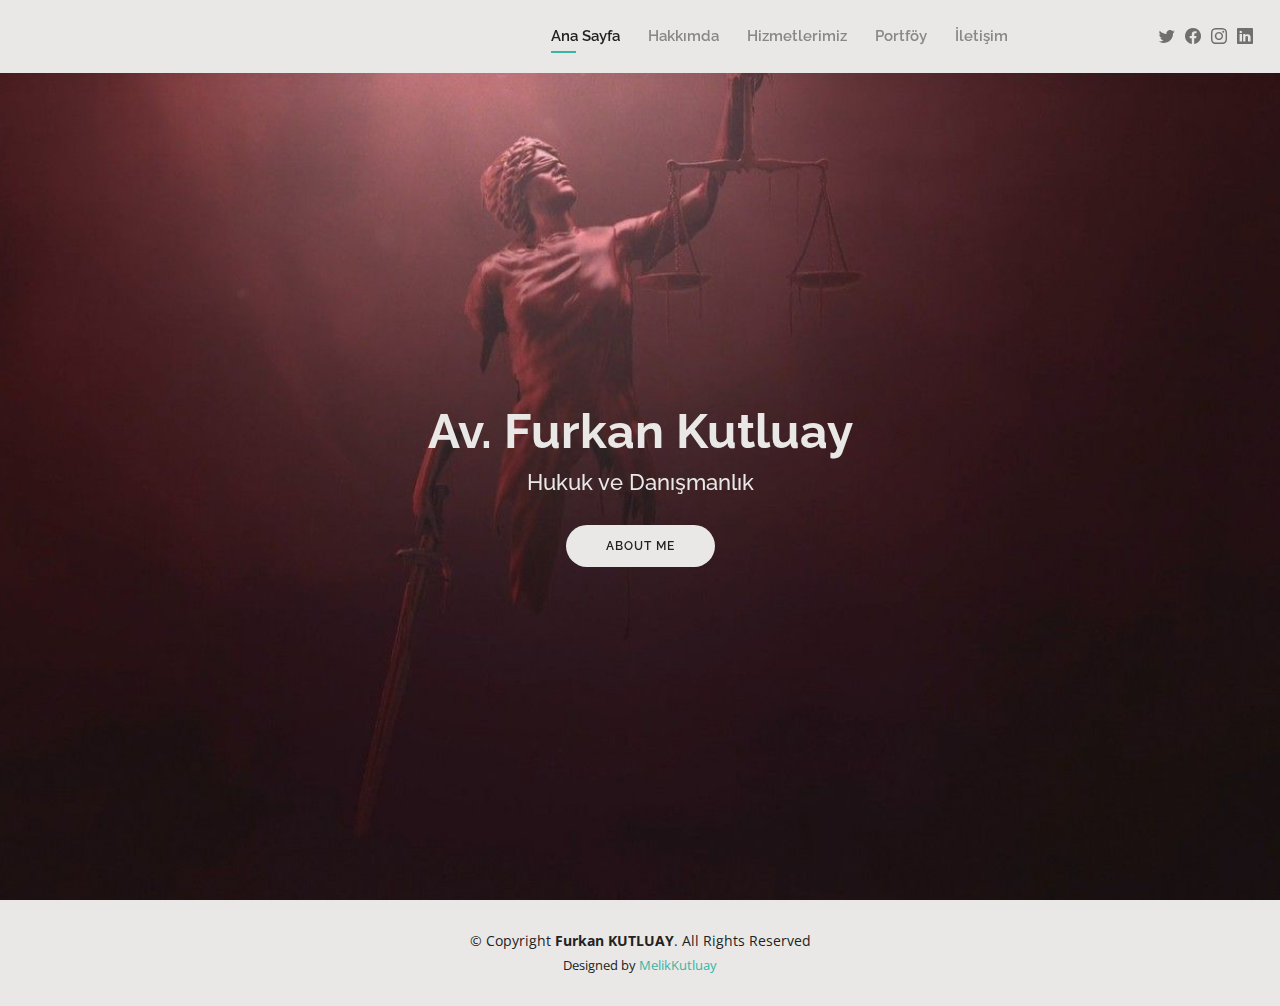
<file: index.html>
<!DOCTYPE html>
<html lang="en">

<head>
  <meta charset="utf-8">
  <meta content="width=device-width, initial-scale=1.0" name="viewport">

  <title>Av.Furkan Kutluay</title>
  <meta content="" name="description">
  <meta content="" name="keywords">

  <!-- Favicons -->
  <link href="assets/img/favicon.png" rel="icon">
  <link href="assets/img/apple-touch-icon.png" rel="apple-touch-icon">

  <!-- Google Fonts -->
  <link href="https://fonts.googleapis.com/css?family=Open+Sans:300,300i,400,400i,600,600i,700,700i|Raleway:300,300i,400,400i,500,500i,600,600i,700,700i|Poppins:300,300i,400,400i,500,500i,600,600i,700,700i" rel="stylesheet">

  <!-- Vendor CSS Files -->
  <link href="assets/vendor/aos/aos.css" rel="stylesheet">
  <link href="assets/vendor/bootstrap/css/bootstrap.min.css" rel="stylesheet">
  <link href="assets/vendor/bootstrap-icons/bootstrap-icons.css" rel="stylesheet">
  <link href="assets/vendor/boxicons/css/boxicons.min.css" rel="stylesheet">
  <link href="assets/vendor/glightbox/css/glightbox.min.css" rel="stylesheet">
  <link href="assets/vendor/swiper/swiper-bundle.min.css" rel="stylesheet">

  <!-- Template Main CSS File -->
  <link href="assets/css/style.css" rel="stylesheet">

  <!-- =======================================================
  * Template Name: Kelly
  * Updated: Mar 10 2023 with Bootstrap v5.2.3
  * Template URL: https://bootstrapmade.com/kelly-free-bootstrap-cv-resume-html-template/
  * Author: BootstrapMade.com
  * License: https://bootstrapmade.com/license/
  ======================================================== -->
</head>

<body>

  <!-- ======= Header ======= -->
  <header id="header" class="fixed-top">
    <div class="container-fluid d-flex justify-content-between align-items-center">

      <h1 class="logo me-auto me-lg-0"><a href="index.html">AV.Furkan KUTLUAY</a></h1>
      <!-- Uncomment below if you prefer to use an image logo -->
      <!-- <a href="index.html" class="logo"><img src="assets/img/logo.png" alt="" class="img-fluid"></a>-->

      <nav id="navbar" class="navbar order-last order-lg-0">
        <ul>
          <li><a class="active" href="index.html">Ana Sayfa</a></li>
          <li><a href="about.html">Hakkımda</a></li>
          <!--<li><a href="resume.html">Öz Geçmiş</a></li>-->
          <li><a href="services.html">Hizmetlerimiz</a></li>
          <li><a href="portfolio.html">Portföy</a></li>
          <li><a href="contact.html">İletişim</a></li>
        </ul>
        <i class="bi bi-list mobile-nav-toggle"></i>
      </nav><!-- .navbar -->

      <div class="header-social-links">
        <a href="#" class="twitter"><i class="bi bi-twitter"></i></a>
        <a href="#" class="facebook"><i class="bi bi-facebook"></i></a>
        <a href="#" class="instagram"><i class="bi bi-instagram"></i></a>
        <a href="#" class="linkedin"><i class="bi bi-linkedin"></i></i></a>
      </div>

    </div>

  </header><!-- End Header -->

  <!-- ======= Hero Section ======= -->
  <section id="hero" class="d-flex align-items-center">
    <div class="container d-flex flex-column align-items-center" data-aos="zoom-in" data-aos-delay="100">
      <h1>Av. Furkan Kutluay</h1>
      <h2>Hukuk ve Danışmanlık</h2>
      <a href="about.html" class="btn-about">About Me</a>
    </div>
  </section><!-- End Hero -->

  <!-- ======= Footer ======= -->
  <footer id="footer">
    <div class="container">
      <div class="copyright">
        &copy; Copyright <strong><span>Furkan KUTLUAY</span></strong>. All Rights Reserved
      </div>
      <div class="credits">
        <!-- All the links in the footer should remain intact. -->
        <!-- You can delete the links only if you purchased the pro version. -->
        <!-- Licensing information: https://bootstrapmade.com/license/ -->
        <!-- Purchase the pro version with working PHP/AJAX contact form: https://bootstrapmade.com/kelly-free-bootstrap-cv-resume-html-template/ -->
        Designed by <a href="https://www.linkedin.com/in/melikkutluay/">MelikKutluay</a>
      </div>
    </div>
  </footer><!-- End  Footer -->

  <div id="preloader"></div>
  <a href="#" class="back-to-top d-flex align-items-center justify-content-center"><i class="bi bi-arrow-up-short"></i></a>

  <!-- Vendor JS Files -->
  <script src="assets/vendor/purecounter/purecounter_vanilla.js"></script>
  <script src="assets/vendor/aos/aos.js"></script>
  <script src="assets/vendor/bootstrap/js/bootstrap.bundle.min.js"></script>
  <script src="assets/vendor/glightbox/js/glightbox.min.js"></script>
  <script src="assets/vendor/isotope-layout/isotope.pkgd.min.js"></script>
  <script src="assets/vendor/swiper/swiper-bundle.min.js"></script>
  <script src="assets/vendor/waypoints/noframework.waypoints.js"></script>
  <script src="assets/vendor/php-email-form/validate.js"></script>

  <!-- Template Main JS File -->
  <script src="assets/js/main.js"></script>

</body>

</html>
</file>
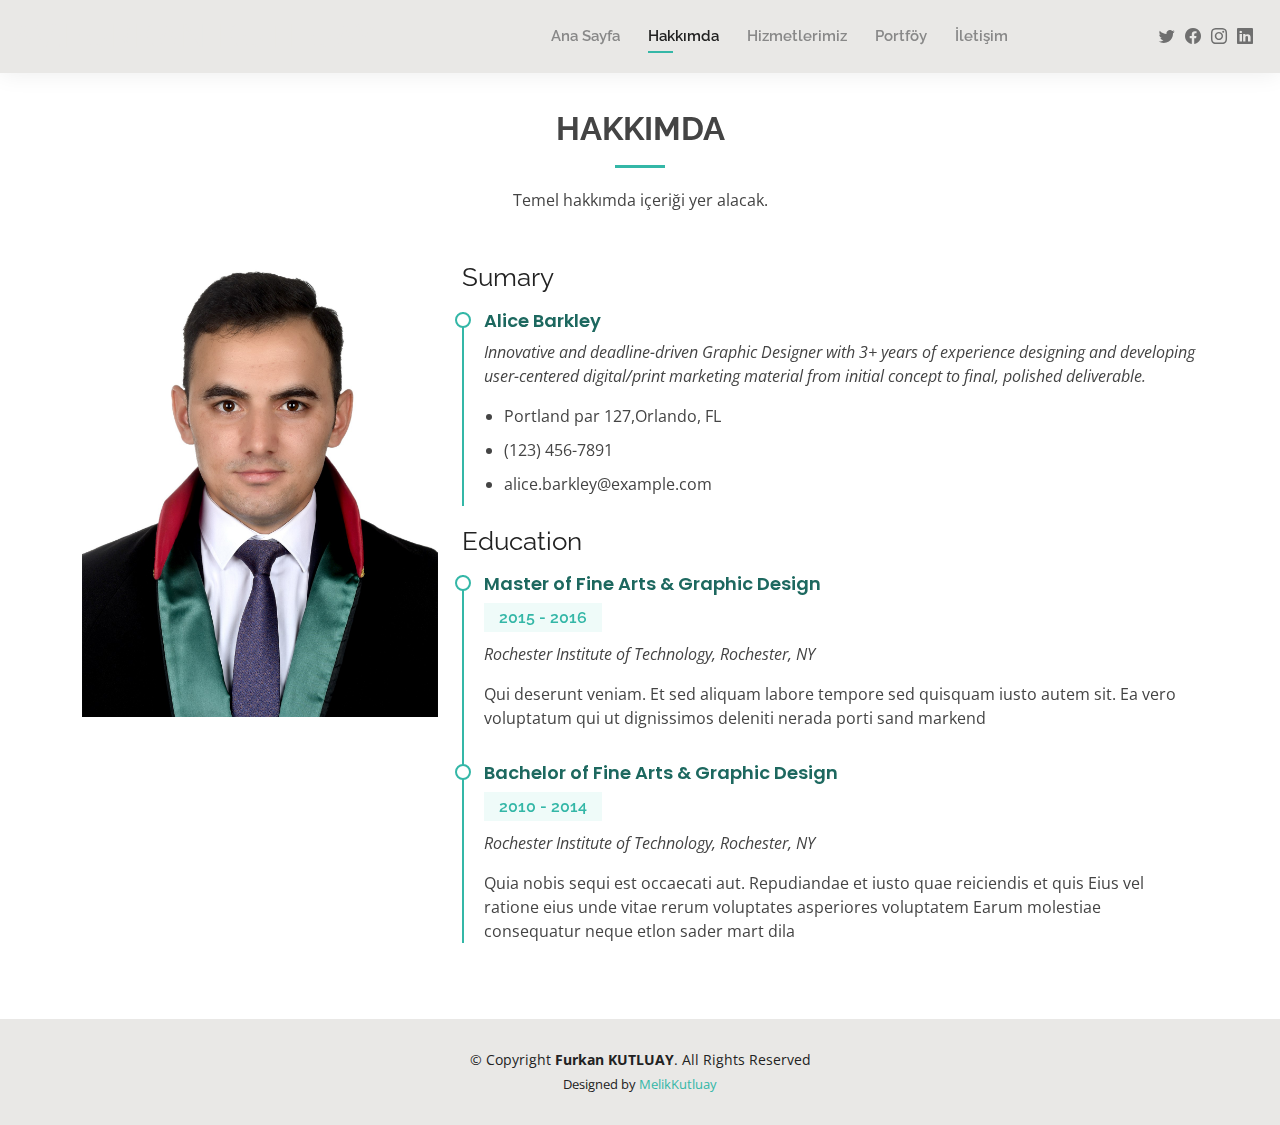
<file: about.html>
<!DOCTYPE html>
<html lang="en">

<head>
  <meta charset="utf-8">
  <meta content="width=device-width, initial-scale=1.0" name="viewport">

  <title>Hakkımda - Av.Furkan Kutluay</title>
  <meta content="" name="description">
  <meta content="" name="keywords">

  <!-- Favicons -->
  <link href="assets/img/favicon.png" rel="icon">
  <link href="assets/img/apple-touch-icon.png" rel="apple-touch-icon">

  <!-- Google Fonts -->
  <link href="https://fonts.googleapis.com/css?family=Open+Sans:300,300i,400,400i,600,600i,700,700i|Raleway:300,300i,400,400i,500,500i,600,600i,700,700i|Poppins:300,300i,400,400i,500,500i,600,600i,700,700i" rel="stylesheet">

  <!-- Vendor CSS Files -->
  <link href="assets/vendor/aos/aos.css" rel="stylesheet">
  <link href="assets/vendor/bootstrap/css/bootstrap.min.css" rel="stylesheet">
  <link href="assets/vendor/bootstrap-icons/bootstrap-icons.css" rel="stylesheet">
  <link href="assets/vendor/boxicons/css/boxicons.min.css" rel="stylesheet">
  <link href="assets/vendor/glightbox/css/glightbox.min.css" rel="stylesheet">
  <link href="assets/vendor/swiper/swiper-bundle.min.css" rel="stylesheet">

  <!-- Template Main CSS File -->
  <link href="assets/css/style.css" rel="stylesheet">

  <!-- =======================================================
  * Template Name: Kelly
  * Updated: Mar 10 2023 with Bootstrap v5.2.3
  * Template URL: https://bootstrapmade.com/kelly-free-bootstrap-cv-resume-html-template/
  * Author: BootstrapMade.com
  * License: https://bootstrapmade.com/license/
  ======================================================== -->
</head>

<body>

  <!-- ======= Header ======= -->
  <header id="header" class="fixed-top">
    <div class="container-fluid d-flex justify-content-between align-items-center">

      <h1 class="logo me-auto me-lg-0"><a href="index.html">AV.Furkan KUTLUAY</a></h1>
      <!-- Uncomment below if you prefer to use an image logo -->
      <!-- <a href="index.html" class="logo"><img src="assets/img/logo.png" alt="" class="img-fluid"></a>-->

      <nav id="navbar" class="navbar order-last order-lg-0">
        <ul>
          <li><a href="index.html">Ana Sayfa</a></li>
          <li><a class="active" href="about.html">Hakkımda</a></li>
          <!--<li><a href="resume.html">Öz Geçmiş</a></li>-->
          <li><a href="services.html">Hizmetlerimiz</a></li>
          <li><a href="portfolio.html">Portföy</a></li>
          <li><a href="contact.html">İletişim</a></li>
        </ul>
        <i class="bi bi-list mobile-nav-toggle"></i>
      </nav><!-- .navbar -->

      <div class="header-social-links">
        <a href="#" class="twitter"><i class="bi bi-twitter"></i></a>
        <a href="#" class="facebook"><i class="bi bi-facebook"></i></a>
        <a href="#" class="instagram"><i class="bi bi-instagram"></i></a>
        <a href="#" class="linkedin"><i class="bi bi-linkedin"></i></i></a>
      </div>

    </div>

  </header><!-- End Header -->

  <main id="main">

    <!-- ======= About Section ======= -->
    <section id="resume" class="resume">
      <div class="container" data-aos="fade-up">

        <div class="section-title">
          <h2>Hakkımda</h2>
          <p>Temel hakkımda içeriği yer alacak.</p>
        </div>

        <div class="row">
          <div class="col-lg-4">
            <img src="assets/img/about-me.jpg" class="img-fluid" alt="">
          </div>
          <div class="col-lg-8">
            <h3 class="resume-title">Sumary</h3>
            <div class="resume-item pb-0">
              <h4>Alice Barkley</h4>
              <p><em>Innovative and deadline-driven Graphic Designer with 3+ years of experience designing and developing user-centered digital/print marketing material from initial concept to final, polished deliverable.</em></p>
              <p>
              <ul>
                <li>Portland par 127,Orlando, FL</li>
                <li>(123) 456-7891</li>
                <li>alice.barkley@example.com</li>
              </ul>
              </p>
            </div>

            <h3 class="resume-title">Education</h3>
            <div class="resume-item">
              <h4>Master of Fine Arts &amp; Graphic Design</h4>
              <h5>2015 - 2016</h5>
              <p><em>Rochester Institute of Technology, Rochester, NY</em></p>
              <p>Qui deserunt veniam. Et sed aliquam labore tempore sed quisquam iusto autem sit. Ea vero voluptatum qui ut dignissimos deleniti nerada porti sand markend</p>
            </div>
            <div class="resume-item">
              <h4>Bachelor of Fine Arts &amp; Graphic Design</h4>
              <h5>2010 - 2014</h5>
              <p><em>Rochester Institute of Technology, Rochester, NY</em></p>
              <p>Quia nobis sequi est occaecati aut. Repudiandae et iusto quae reiciendis et quis Eius vel ratione eius unde vitae rerum voluptates asperiores voluptatem Earum molestiae consequatur neque etlon sader mart dila</p>
            </div>
          </div>
        </div>
      </div>
    </section><!-- End About Section -->

    <!-- ======= Testimonials Section ======= -->
    <!--<section id="testimonials" class="testimonials">
      <div class="container" data-aos="fade-up">

        <div class="section-title">
          <h2>Testimonials</h2>
          <p>Magnam dolores commodi suscipit. Necessitatibus eius consequatur ex aliquid fuga eum quidem. Sit sint consectetur velit. Quisquam quos quisquam cupiditate. Et nemo qui impedit suscipit alias ea. Quia fugiat sit in iste officiis commodi quidem hic quas.</p>
        </div>

        <div class="testimonials-slider swiper" data-aos="fade-up" data-aos-delay="100">
          <div class="swiper-wrapper">

            <div class="swiper-slide">
              <div class="testimonial-item">
                <img src="assets/img/testimonials/testimonials-1.jpg" class="testimonial-img" alt="">
                <h3>Saul Goodman</h3>
                <h4>Ceo &amp; Founder</h4>
                <p>
                  <i class="bx bxs-quote-alt-left quote-icon-left"></i>
                  Proin iaculis purus consequat sem cure digni ssim donec porttitora entum suscipit rhoncus. Accusantium quam, ultricies eget id, aliquam eget nibh et. Maecen aliquam, risus at semper.
                  <i class="bx bxs-quote-alt-right quote-icon-right"></i>
                </p>
              </div>
            </div>

            <div class="swiper-slide">
              <div class="testimonial-item">
                <img src="assets/img/testimonials/testimonials-2.jpg" class="testimonial-img" alt="">
                <h3>Sara Wilsson</h3>
                <h4>Designer</h4>
                <p>
                  <i class="bx bxs-quote-alt-left quote-icon-left"></i>
                  Export tempor illum tamen malis malis eram quae irure esse labore quem cillum quid cillum eram malis quorum velit fore eram velit sunt aliqua noster fugiat irure amet legam anim culpa.
                  <i class="bx bxs-quote-alt-right quote-icon-right"></i>
                </p>
              </div>
            </div>

            <div class="swiper-slide">
              <div class="testimonial-item">
                <img src="assets/img/testimonials/testimonials-3.jpg" class="testimonial-img" alt="">
                <h3>Jena Karlis</h3>
                <h4>Store Owner</h4>
                <p>
                  <i class="bx bxs-quote-alt-left quote-icon-left"></i>
                  Enim nisi quem export duis labore cillum quae magna enim sint quorum nulla quem veniam duis minim tempor labore quem eram duis noster aute amet eram fore quis sint minim.
                  <i class="bx bxs-quote-alt-right quote-icon-right"></i>
                </p>
              </div>
            </div>

            <div class="swiper-slide">
              <div class="testimonial-item">
                <img src="assets/img/testimonials/testimonials-4.jpg" class="testimonial-img" alt="">
                <h3>Matt Brandon</h3>
                <h4>Freelancer</h4>
                <p>
                  <i class="bx bxs-quote-alt-left quote-icon-left"></i>
                  Fugiat enim eram quae cillum dolore dolor amet nulla culpa multos export minim fugiat minim velit minim dolor enim duis veniam ipsum anim magna sunt elit fore quem dolore labore illum veniam.
                  <i class="bx bxs-quote-alt-right quote-icon-right"></i>
                </p>
              </div>
            </div>

            <div class="swiper-slide">
              <div class="testimonial-item">
                <img src="assets/img/testimonials/testimonials-5.jpg" class="testimonial-img" alt="">
                <h3>John Larson</h3>
                <h4>Entrepreneur</h4>
                <p>
                  <i class="bx bxs-quote-alt-left quote-icon-left"></i>
                  Quis quorum aliqua sint quem legam fore sunt eram irure aliqua veniam tempor noster veniam enim culpa labore duis sunt culpa nulla illum cillum fugiat legam esse veniam culpa fore nisi cillum quid.
                  <i class="bx bxs-quote-alt-right quote-icon-right"></i>
                </p>
              </div>
            </div>

          /div>
          <div class="swiper-pagination"></div>
        </div>

      </div>
    </section> -->
    <!-- End Testimonials Section -->

  </main><!-- End #main -->

  <!-- ======= Footer ======= -->
  <footer id="footer">
    <div class="container">
      <div class="copyright">
        &copy; Copyright <strong><span>Furkan KUTLUAY</span></strong>. All Rights Reserved
      </div>
      <div class="credits">
        <!-- All the links in the footer should remain intact. -->
        <!-- You can delete the links only if you purchased the pro version. -->
        <!-- Licensing information: https://bootstrapmade.com/license/ -->
        <!-- Purchase the pro version with working PHP/AJAX contact form: https://bootstrapmade.com/kelly-free-bootstrap-cv-resume-html-template/ -->
        Designed by <a href="https://www.linkedin.com/in/melikkutluay/">MelikKutluay</a>
      </div>
    </div>
  </footer><!-- End  Footer --><!-- End  Footer -->

  <div id="preloader"></div>
  <a href="#" class="back-to-top d-flex align-items-center justify-content-center"><i class="bi bi-arrow-up-short"></i></a>

  <!-- Vendor JS Files -->
  <script src="assets/vendor/purecounter/purecounter_vanilla.js"></script>
  <script src="assets/vendor/aos/aos.js"></script>
  <script src="assets/vendor/bootstrap/js/bootstrap.bundle.min.js"></script>
  <script src="assets/vendor/glightbox/js/glightbox.min.js"></script>
  <script src="assets/vendor/isotope-layout/isotope.pkgd.min.js"></script>
  <script src="assets/vendor/swiper/swiper-bundle.min.js"></script>
  <script src="assets/vendor/waypoints/noframework.waypoints.js"></script>
  <script src="assets/vendor/php-email-form/validate.js"></script>

  <!-- Template Main JS File -->
  <script src="assets/js/main.js"></script>

</body>

</html>
</file>
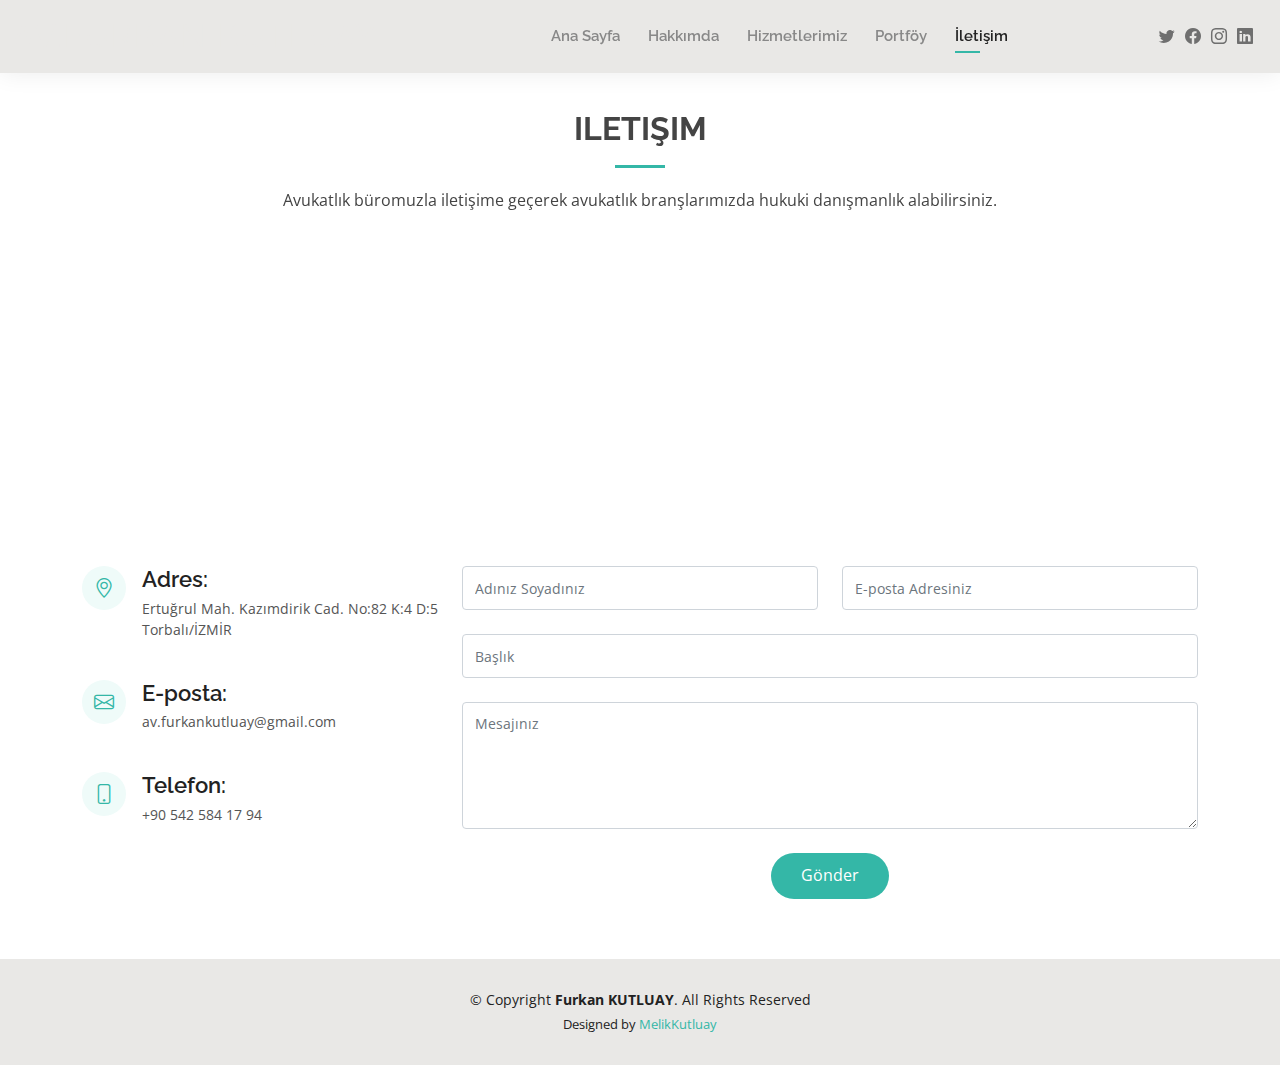
<file: contact.html>
<!DOCTYPE html>
<html lang="en">

<head>
  <meta charset="utf-8">
  <meta content="width=device-width, initial-scale=1.0" name="viewport">

  <title>İletişim - Av.Furkan Kutluay</title>
  <meta content="" name="description">
  <meta content="" name="keywords">

  <!-- Favicons -->
  <link href="assets/img/favicon.png" rel="icon">
  <link href="assets/img/apple-touch-icon.png" rel="apple-touch-icon">

  <!-- Google Fonts -->
  <link href="https://fonts.googleapis.com/css?family=Open+Sans:300,300i,400,400i,600,600i,700,700i|Raleway:300,300i,400,400i,500,500i,600,600i,700,700i|Poppins:300,300i,400,400i,500,500i,600,600i,700,700i" rel="stylesheet">

  <!-- Vendor CSS Files -->
  <link href="assets/vendor/aos/aos.css" rel="stylesheet">
  <link href="assets/vendor/bootstrap/css/bootstrap.min.css" rel="stylesheet">
  <link href="assets/vendor/bootstrap-icons/bootstrap-icons.css" rel="stylesheet">
  <link href="assets/vendor/boxicons/css/boxicons.min.css" rel="stylesheet">
  <link href="assets/vendor/glightbox/css/glightbox.min.css" rel="stylesheet">
  <link href="assets/vendor/swiper/swiper-bundle.min.css" rel="stylesheet">

  <!-- Template Main CSS File -->
  <link href="assets/css/style.css" rel="stylesheet">

  <!-- =======================================================
  * Template Name: Kelly
  * Updated: Mar 10 2023 with Bootstrap v5.2.3
  * Template URL: https://bootstrapmade.com/kelly-free-bootstrap-cv-resume-html-template/
  * Author: BootstrapMade.com
  * License: https://bootstrapmade.com/license/
  ======================================================== -->
</head>

<body>

  <!-- ======= Header ======= -->
  <header id="header" class="fixed-top">
    <div class="container-fluid d-flex justify-content-between align-items-center">

      <h1 class="logo me-auto me-lg-0"><a href="index.html">AV.Furkan KUTLUAY</a></h1>
      <!-- Uncomment below if you prefer to use an image logo -->
      <!-- <a href="index.html" class="logo"><img src="assets/img/logo.png" alt="" class="img-fluid"></a>-->

      <nav id="navbar" class="navbar order-last order-lg-0">
        <ul>
          <li><a href="index.html">Ana Sayfa</a></li>
          <li><a href="about.html">Hakkımda</a></li>
          <!--<li><a href="resume.html">Öz Geçmiş</a></li>-->
          <li><a href="services.html">Hizmetlerimiz</a></li>
          <li><a href="portfolio.html">Portföy</a></li>
          <li><a class="active" href="contact.html">İletişim</a></li>
        </ul>
        <i class="bi bi-list mobile-nav-toggle"></i>
      </nav><!-- .navbar -->

      <div class="header-social-links">
        <a href="#" class="twitter"><i class="bi bi-twitter"></i></a>
        <a href="#" class="facebook"><i class="bi bi-facebook"></i></a>
        <a href="#" class="instagram"><i class="bi bi-instagram"></i></a>
        <a href="#" class="linkedin"><i class="bi bi-linkedin"></i></i></a>
      </div>

    </div>

  </header><!-- End Header -->

  <main id="main">

    <!-- ======= Contact Section ======= -->
    <section id="contact" class="contact">
      <div class="container" data-aos="fade-up">

        <div class="section-title">
          <h2>Iletişim</h2>
          <p>Avukatlık büromuzla iletişime geçerek avukatlık branşlarımızda hukuki danışmanlık alabilirsiniz.</p>
        </div>

        <div>
         <!--<iframe style="border:0; width: 100%; height: 270px;" src="https://www.google.com/maps/embed?pb=!1m14!1m8!1m3!1d12097.433213460943!2d-74.0062269!3d40.7101282!3m2!1i1024!2i768!4f13.1!3m3!1m2!1s0x0%3A0xb89d1fe6bc499443!2sDowntown+Conference+Center!5e0!3m2!1smk!2sbg!4v1539943755621" frameborder="0" allowfullscreen></iframe>-->
         <iframe style="border:0; width: 100%; height: 270px;" src="https://www.google.com/maps/embed?pb=!1m18!1m12!1m3!1d392.1699812278358!2d27.361133780417337!3d38.15507565179604!2m3!1f0!2f0!3f0!3m2!1i1024!2i768!4f13.1!3m3!1m2!1s0x14b95b34ad1585c1%3A0xcf7b1394676151f4!2zRXJ0dcSfcnVsLCBLYXrEsW0gRGlyaWsgQ2QuIE5vOjgyLCAzNTg2MCBUb3JiYWzEsS_EsHptaXI!5e0!3m2!1sen!2str!4v1680812486941!5m2!1sen!2str" frameborder="0" allowfullscreen></iframe>
        </div>

        <div class="row mt-5">

          <div class="col-lg-4">
            <div class="info">

              <div class="address">
                <i class="bi bi-geo-alt"></i>
                <h4>Adres:</h4>
                <p>Ertuğrul Mah. Kazımdirik Cad. No:82 K:4 D:5 Torbalı/İZMİR</p>
              </div>

              <div class="email">
                <i class="bi bi-envelope"></i>
                <h4>E-posta:</h4>
                <p>av.furkankutluay@gmail.com</p>
              </div>

              <div class="phone">
                <i class="bi bi-phone"></i>
                <h4>Telefon:</h4>
                <p>+90 542 584 17 94</p>
              </div>

            </div>

          </div>

          <div class="col-lg-8 mt-5 mt-lg-0">

            <form action="forms/contact.php" method="post" role="form" class="php-email-form">
              <div class="row">
                <div class="col-md-6 form-group">
                  <input type="text" name="name" class="form-control" id="name" placeholder="Adınız Soyadınız" required>
                </div>
                <div class="col-md-6 form-group mt-3 mt-md-0">
                  <input type="email" class="form-control" name="email" id="email" placeholder="E-posta Adresiniz" required>
                </div>
              </div>
              <div class="form-group mt-3">
                <input type="text" class="form-control" name="subject" id="subject" placeholder="Başlık" required>
              </div>
              <div class="form-group mt-3">
                <textarea class="form-control" name="message" rows="5" placeholder="Mesajınız" required></textarea>
              </div>
              <div class="my-3">
                <div class="loading">Yükleniyor</div>
                <div class="error-message"></div>
                <div class="sent-message">Mesajınız gönderildi. Teşekkür ederiz!</div>
              </div>
              <div class="text-center"><button type="submit">Gönder</button></div>
            </form>

          </div>

        </div>

      </div>
    </section><!-- End Contact Section -->

  </main><!-- End #main -->

  <!-- ======= Footer ======= -->
  <footer id="footer">
    <div class="container">
      <div class="copyright">
        &copy; Copyright <strong><span>Furkan KUTLUAY</span></strong>. All Rights Reserved
      </div>
      <div class="credits">
        <!-- All the links in the footer should remain intact. -->
        <!-- You can delete the links only if you purchased the pro version. -->
        <!-- Licensing information: https://bootstrapmade.com/license/ -->
        <!-- Purchase the pro version with working PHP/AJAX contact form: https://bootstrapmade.com/kelly-free-bootstrap-cv-resume-html-template/ -->
        Designed by <a href="https://www.linkedin.com/in/melikkutluay/">MelikKutluay</a>
      </div>
    </div>
  </footer><!-- End  Footer -->

  <div id="preloader"></div>
  <a href="#" class="back-to-top d-flex align-items-center justify-content-center"><i class="bi bi-arrow-up-short"></i></a>

  <!-- Vendor JS Files -->
  <script src="assets/vendor/purecounter/purecounter_vanilla.js"></script>
  <script src="assets/vendor/aos/aos.js"></script>
  <script src="assets/vendor/bootstrap/js/bootstrap.bundle.min.js"></script>
  <script src="assets/vendor/glightbox/js/glightbox.min.js"></script>
  <script src="assets/vendor/isotope-layout/isotope.pkgd.min.js"></script>
  <script src="assets/vendor/swiper/swiper-bundle.min.js"></script>
  <script src="assets/vendor/waypoints/noframework.waypoints.js"></script>
  <script src="assets/vendor/php-email-form/validate.js"></script>

  <!-- Template Main JS File -->
  <script src="assets/js/main.js"></script>

</body>

</html>
</file>
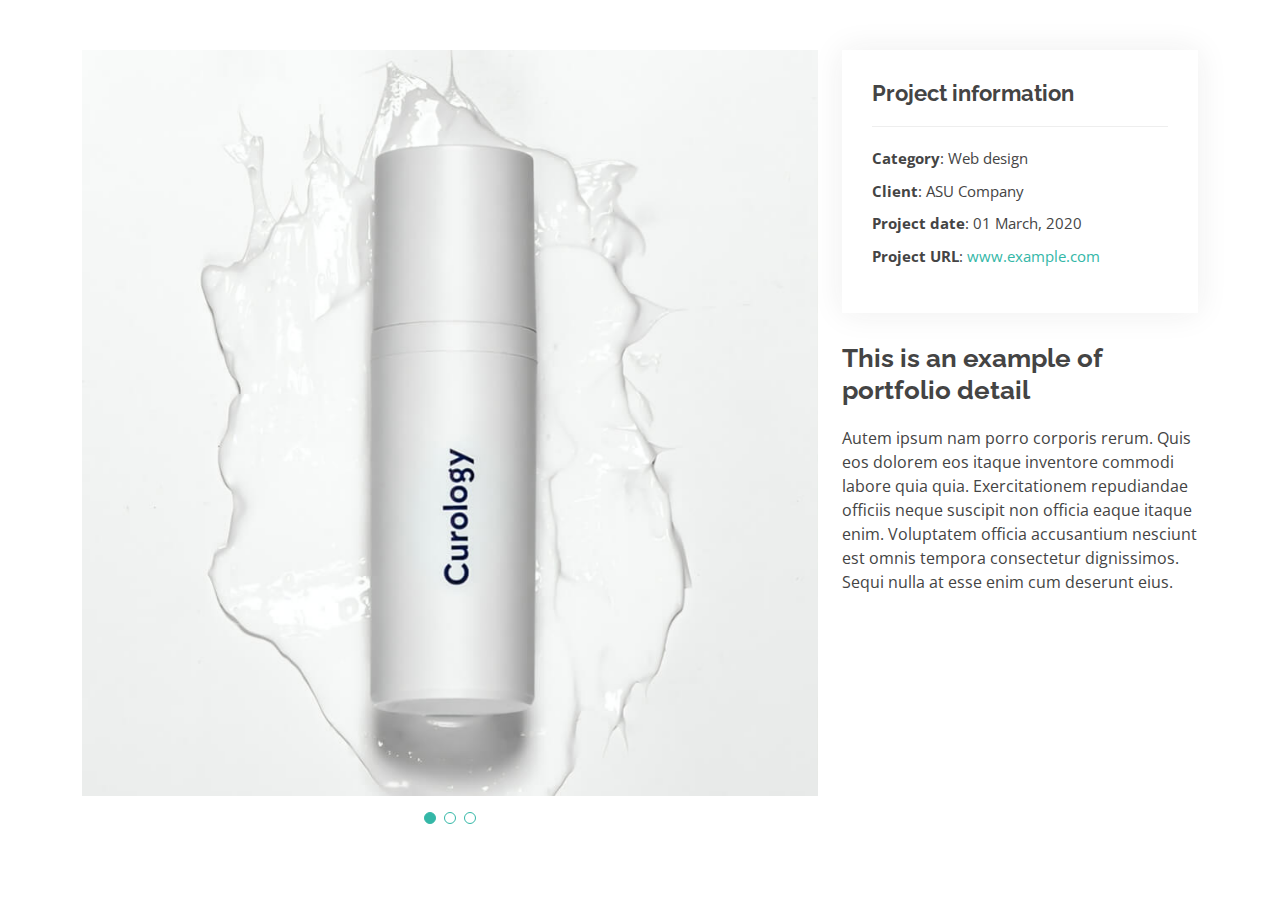
<file: portfolio-details.html>
<!DOCTYPE html>
<html lang="en">

<head>
  <meta charset="utf-8">
  <meta content="width=device-width, initial-scale=1.0" name="viewport">

  <title>Portfolio Details - Kelly Bootstrap Template</title>
  <meta content="" name="description">
  <meta content="" name="keywords">

  <!-- Favicons -->
  <link href="assets/img/favicon.png" rel="icon">
  <link href="assets/img/apple-touch-icon.png" rel="apple-touch-icon">

  <!-- Google Fonts -->
  <link href="https://fonts.googleapis.com/css?family=Open+Sans:300,300i,400,400i,600,600i,700,700i|Raleway:300,300i,400,400i,500,500i,600,600i,700,700i|Poppins:300,300i,400,400i,500,500i,600,600i,700,700i" rel="stylesheet">

  <!-- Vendor CSS Files -->
  <link href="assets/vendor/aos/aos.css" rel="stylesheet">
  <link href="assets/vendor/bootstrap/css/bootstrap.min.css" rel="stylesheet">
  <link href="assets/vendor/bootstrap-icons/bootstrap-icons.css" rel="stylesheet">
  <link href="assets/vendor/boxicons/css/boxicons.min.css" rel="stylesheet">
  <link href="assets/vendor/glightbox/css/glightbox.min.css" rel="stylesheet">
  <link href="assets/vendor/swiper/swiper-bundle.min.css" rel="stylesheet">

  <!-- Template Main CSS File -->
  <link href="assets/css/style.css" rel="stylesheet">

  <!-- =======================================================
  * Template Name: Kelly
  * Updated: Mar 10 2023 with Bootstrap v5.2.3
  * Template URL: https://bootstrapmade.com/kelly-free-bootstrap-cv-resume-html-template/
  * Author: BootstrapMade.com
  * License: https://bootstrapmade.com/license/
  ======================================================== -->
</head>

<body>

  <main id="main">

    <!-- ======= Portfolio Details Section ======= -->
    <section id="portfolio-details" class="portfolio-details">
      <div class="container">

        <div class="row gy-4">

          <div class="col-lg-8">
            <div class="portfolio-details-slider swiper">
              <div class="swiper-wrapper align-items-center">

                <div class="swiper-slide">
                  <img src="assets/img/portfolio/portfolio-1.jpg" alt="">
                </div>

                <div class="swiper-slide">
                  <img src="assets/img/portfolio/portfolio-2.jpg" alt="">
                </div>

                <div class="swiper-slide">
                  <img src="assets/img/portfolio/portfolio-3.jpg" alt="">
                </div>

              </div>
              <div class="swiper-pagination"></div>
            </div>
          </div>

          <div class="col-lg-4">
            <div class="portfolio-info">
              <h3>Project information</h3>
              <ul>
                <li><strong>Category</strong>: Web design</li>
                <li><strong>Client</strong>: ASU Company</li>
                <li><strong>Project date</strong>: 01 March, 2020</li>
                <li><strong>Project URL</strong>: <a href="#">www.example.com</a></li>
              </ul>
            </div>
            <div class="portfolio-description">
              <h2>This is an example of portfolio detail</h2>
              <p>
                Autem ipsum nam porro corporis rerum. Quis eos dolorem eos itaque inventore commodi labore quia quia. Exercitationem repudiandae officiis neque suscipit non officia eaque itaque enim. Voluptatem officia accusantium nesciunt est omnis tempora consectetur dignissimos. Sequi nulla at esse enim cum deserunt eius.
              </p>
            </div>
          </div>

        </div>

      </div>
    </section><!-- End Portfolio Details Section -->

  </main><!-- End #main -->

  <div id="preloader"></div>
  <a href="#" class="back-to-top d-flex align-items-center justify-content-center"><i class="bi bi-arrow-up-short"></i></a>

  <!-- Vendor JS Files -->
  <script src="assets/vendor/purecounter/purecounter_vanilla.js"></script>
  <script src="assets/vendor/aos/aos.js"></script>
  <script src="assets/vendor/bootstrap/js/bootstrap.bundle.min.js"></script>
  <script src="assets/vendor/glightbox/js/glightbox.min.js"></script>
  <script src="assets/vendor/isotope-layout/isotope.pkgd.min.js"></script>
  <script src="assets/vendor/swiper/swiper-bundle.min.js"></script>
  <script src="assets/vendor/waypoints/noframework.waypoints.js"></script>
  <script src="assets/vendor/php-email-form/validate.js"></script>

  <!-- Template Main JS File -->
  <script src="assets/js/main.js"></script>

</body>

</html>
</file>
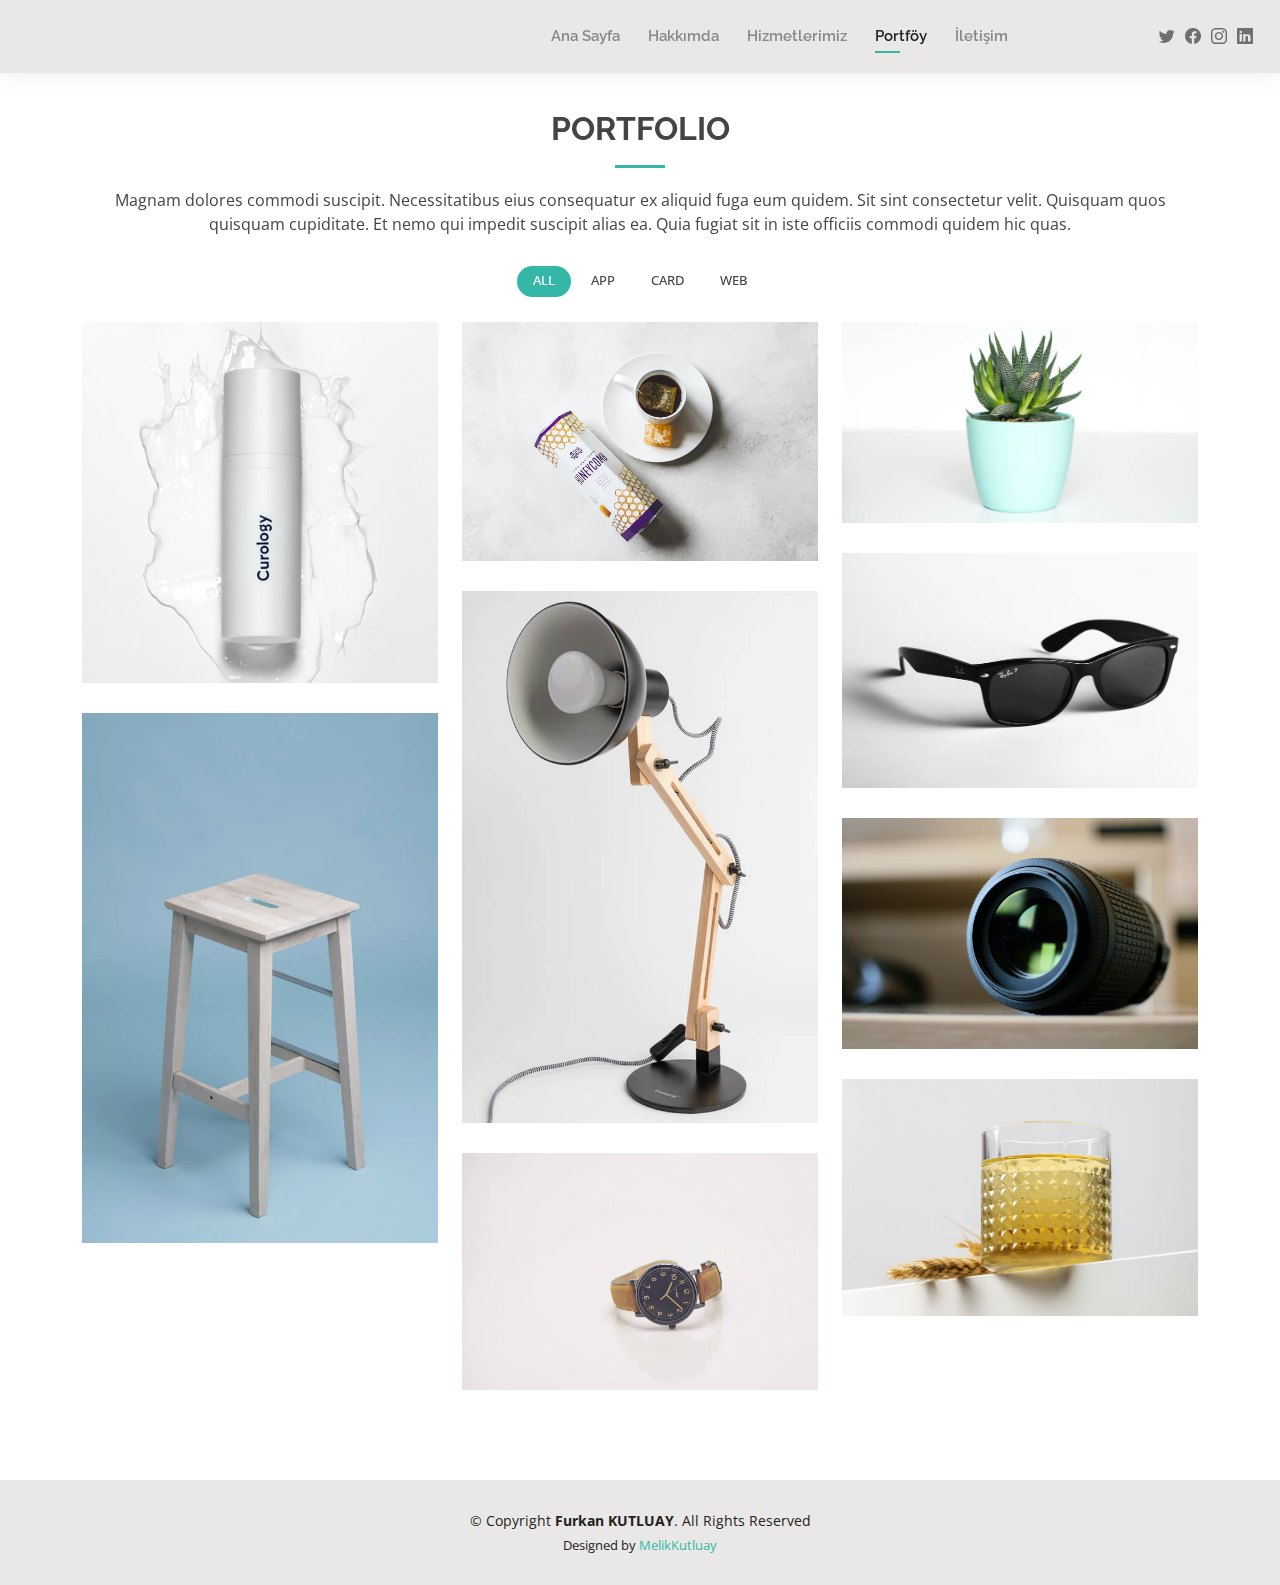
<file: portfolio.html>
<!DOCTYPE html>
<html lang="en">

<head>
  <meta charset="utf-8">
  <meta content="width=device-width, initial-scale=1.0" name="viewport">

  <title>Portföy - Av.Furkan Kutluay</title>
  <meta content="" name="description">
  <meta content="" name="keywords">

  <!-- Favicons -->
  <link href="assets/img/favicon.png" rel="icon">
  <link href="assets/img/apple-touch-icon.png" rel="apple-touch-icon">

  <!-- Google Fonts -->
  <link href="https://fonts.googleapis.com/css?family=Open+Sans:300,300i,400,400i,600,600i,700,700i|Raleway:300,300i,400,400i,500,500i,600,600i,700,700i|Poppins:300,300i,400,400i,500,500i,600,600i,700,700i" rel="stylesheet">

  <!-- Vendor CSS Files -->
  <link href="assets/vendor/aos/aos.css" rel="stylesheet">
  <link href="assets/vendor/bootstrap/css/bootstrap.min.css" rel="stylesheet">
  <link href="assets/vendor/bootstrap-icons/bootstrap-icons.css" rel="stylesheet">
  <link href="assets/vendor/boxicons/css/boxicons.min.css" rel="stylesheet">
  <link href="assets/vendor/glightbox/css/glightbox.min.css" rel="stylesheet">
  <link href="assets/vendor/swiper/swiper-bundle.min.css" rel="stylesheet">

  <!-- Template Main CSS File -->
  <link href="assets/css/style.css" rel="stylesheet">

  <!-- =======================================================
  * Template Name: Kelly
  * Updated: Mar 10 2023 with Bootstrap v5.2.3
  * Template URL: https://bootstrapmade.com/kelly-free-bootstrap-cv-resume-html-template/
  * Author: BootstrapMade.com
  * License: https://bootstrapmade.com/license/
  ======================================================== -->
</head>

<body>

  <!-- ======= Header ======= -->
  <header id="header" class="fixed-top">
    <div class="container-fluid d-flex justify-content-between align-items-center">

      <h1 class="logo me-auto me-lg-0"><a href="index.html">AV.Furkan KUTLUAY</a></h1>
      <!-- Uncomment below if you prefer to use an image logo -->
      <!-- <a href="index.html" class="logo"><img src="assets/img/logo.png" alt="" class="img-fluid"></a>-->

      <nav id="navbar" class="navbar order-last order-lg-0">
        <ul>
          <li><a href="index.html">Ana Sayfa</a></li>
          <li><a href="about.html">Hakkımda</a></li>
          <!--<li><a href="resume.html">Öz Geçmiş</a></li>-->
          <li><a href="services.html">Hizmetlerimiz</a></li>
          <li><a class="active" href="portfolio.html">Portföy</a></li>
          <li><a href="contact.html">İletişim</a></li>
        </ul>
        <i class="bi bi-list mobile-nav-toggle"></i>
      </nav><!-- .navbar -->

      <div class="header-social-links">
        <a href="#" class="twitter"><i class="bi bi-twitter"></i></a>
        <a href="#" class="facebook"><i class="bi bi-facebook"></i></a>
        <a href="#" class="instagram"><i class="bi bi-instagram"></i></a>
        <a href="#" class="linkedin"><i class="bi bi-linkedin"></i></i></a>
      </div>

    </div>

  </header><!-- End Header -->

  <main id="main">

    <!-- ======= Portfolio Section ======= -->
    <section id="portfolio" class="portfolio">
      <div class="container" data-aos="fade-up">

        <div class="section-title">
          <h2>Portfolio</h2>
          <p>Magnam dolores commodi suscipit. Necessitatibus eius consequatur ex aliquid fuga eum quidem. Sit sint consectetur velit. Quisquam quos quisquam cupiditate. Et nemo qui impedit suscipit alias ea. Quia fugiat sit in iste officiis commodi quidem hic quas.</p>
        </div>

        <div class="row" data-aos="fade-up" data-aos-delay="100">
          <div class="col-lg-12 d-flex justify-content-center">
            <ul id="portfolio-flters">
              <li data-filter="*" class="filter-active">All</li>
              <li data-filter=".filter-app">App</li>
              <li data-filter=".filter-card">Card</li>
              <li data-filter=".filter-web">Web</li>
            </ul>
          </div>
        </div>

        <div class="row portfolio-container" data-aos="fade-up" data-aos-delay="200">

          <div class="col-lg-4 col-md-6 portfolio-item filter-app">
            <div class="portfolio-wrap">
              <img src="assets/img/portfolio/portfolio-1.jpg" class="img-fluid" alt="">
              <div class="portfolio-info">
                <h4>App 1</h4>
                <p>App</p>
                <div class="portfolio-links">
                  <a href="assets/img/portfolio/portfolio-1.jpg" data-gallery="portfolioGallery" class="portfolio-lightbox" title="App 1"><i class="bx bx-plus"></i></a>
                  <a href="portfolio-details.html" class="portfolio-details-lightbox" data-glightbox="type: external" title="Portfolio Details"><i class="bx bx-link"></i></a>
                </div>
              </div>
            </div>
          </div>

          <div class="col-lg-4 col-md-6 portfolio-item filter-web">
            <div class="portfolio-wrap">
              <img src="assets/img/portfolio/portfolio-2.jpg" class="img-fluid" alt="">
              <div class="portfolio-info">
                <h4>Web 3</h4>
                <p>Web</p>
                <div class="portfolio-links">
                  <a href="assets/img/portfolio/portfolio-2.jpg" data-gallery="portfolioGallery" class="portfolio-lightbox" title="Web 3"><i class="bx bx-plus"></i></a>
                  <a href="portfolio-details.html" class="portfolio-details-lightbox" data-glightbox="type: external" title="Portfolio Details"><i class="bx bx-link"></i></a>
                </div>
              </div>
            </div>
          </div>

          <div class="col-lg-4 col-md-6 portfolio-item filter-app">
            <div class="portfolio-wrap">
              <img src="assets/img/portfolio/portfolio-3.jpg" class="img-fluid" alt="">
              <div class="portfolio-info">
                <h4>App 2</h4>
                <p>App</p>
                <div class="portfolio-links">
                  <a href="assets/img/portfolio/portfolio-3.jpg" data-gallery="portfolioGallery" class="portfolio-lightbox" title="App 2"><i class="bx bx-plus"></i></a>
                  <a href="portfolio-details.html" class="portfolio-details-lightbox" data-glightbox="type: external" title="Portfolio Details"><i class="bx bx-link"></i></a>
                </div>
              </div>
            </div>
          </div>

          <div class="col-lg-4 col-md-6 portfolio-item filter-card">
            <div class="portfolio-wrap">
              <img src="assets/img/portfolio/portfolio-4.jpg" class="img-fluid" alt="">
              <div class="portfolio-info">
                <h4>Card 2</h4>
                <p>Card</p>
                <div class="portfolio-links">
                  <a href="assets/img/portfolio/portfolio-4.jpg" data-gallery="portfolioGallery" class="portfolio-lightbox" title="Card 2"><i class="bx bx-plus"></i></a>
                  <a href="portfolio-details.html" class="portfolio-details-lightbox" data-glightbox="type: external" title="Portfolio Details"><i class="bx bx-link"></i></a>
                </div>
              </div>
            </div>
          </div>

          <div class="col-lg-4 col-md-6 portfolio-item filter-web">
            <div class="portfolio-wrap">
              <img src="assets/img/portfolio/portfolio-5.jpg" class="img-fluid" alt="">
              <div class="portfolio-info">
                <h4>Web 2</h4>
                <p>Web</p>
                <div class="portfolio-links">
                  <a href="assets/img/portfolio/portfolio-5.jpg" data-gallery="portfolioGallery" class="portfolio-lightbox" title="Web 2"><i class="bx bx-plus"></i></a>
                  <a href="portfolio-details.html" class="portfolio-details-lightbox" data-glightbox="type: external" title="Portfolio Details"><i class="bx bx-link"></i></a>
                </div>
              </div>
            </div>
          </div>

          <div class="col-lg-4 col-md-6 portfolio-item filter-app">
            <div class="portfolio-wrap">
              <img src="assets/img/portfolio/portfolio-6.jpg" class="img-fluid" alt="">
              <div class="portfolio-info">
                <h4>App 3</h4>
                <p>App</p>
                <div class="portfolio-links">
                  <a href="assets/img/portfolio/portfolio-6.jpg" data-gallery="portfolioGallery" class="portfolio-lightbox" title="App 3"><i class="bx bx-plus"></i></a>
                  <a href="portfolio-details.html" class="portfolio-details-lightbox" data-glightbox="type: external" title="Portfolio Details"><i class="bx bx-link"></i></a>
                </div>
              </div>
            </div>
          </div>

          <div class="col-lg-4 col-md-6 portfolio-item filter-card">
            <div class="portfolio-wrap">
              <img src="assets/img/portfolio/portfolio-7.jpg" class="img-fluid" alt="">
              <div class="portfolio-info">
                <h4>Card 1</h4>
                <p>Card</p>
                <div class="portfolio-links">
                  <a href="assets/img/portfolio/portfolio-7.jpg" data-gallery="portfolioGallery" class="portfolio-lightbox" title="Card 1"><i class="bx bx-plus"></i></a>
                  <a href="portfolio-details.html" class="portfolio-details-lightbox" data-glightbox="type: external" title="Portfolio Details"><i class="bx bx-link"></i></a>
                </div>
              </div>
            </div>
          </div>

          <div class="col-lg-4 col-md-6 portfolio-item filter-card">
            <div class="portfolio-wrap">
              <img src="assets/img/portfolio/portfolio-8.jpg" class="img-fluid" alt="">
              <div class="portfolio-info">
                <h4>Card 3</h4>
                <p>Card</p>
                <div class="portfolio-links">
                  <a href="assets/img/portfolio/portfolio-8.jpg" data-gallery="portfolioGallery" class="portfolio-lightbox" title="Card 3"><i class="bx bx-plus"></i></a>
                  <a href="portfolio-details.html" class="portfolio-details-lightbox" data-glightbox="type: external" title="Portfolio Details"><i class="bx bx-link"></i></a>
                </div>
              </div>
            </div>
          </div>

          <div class="col-lg-4 col-md-6 portfolio-item filter-web">
            <div class="portfolio-wrap">
              <img src="assets/img/portfolio/portfolio-9.jpg" class="img-fluid" alt="">
              <div class="portfolio-info">
                <h4>Web 3</h4>
                <p>Web</p>
                <div class="portfolio-links">
                  <a href="assets/img/portfolio/portfolio-9.jpg" data-gallery="portfolioGallery" class="portfolio-lightbox" title="Web 3"><i class="bx bx-plus"></i></a>
                  <a href="portfolio-details.html" class="portfolio-details-lightbox" data-glightbox="type: external" title="Portfolio Details"><i class="bx bx-link"></i></a>
                </div>
              </div>
            </div>
          </div>

        </div>

      </div>
    </section><!-- End Portfolio Section -->

  </main><!-- End #main -->

  <!-- ======= Footer ======= -->
  <footer id="footer">
    <div class="container">
      <div class="copyright">
        &copy; Copyright <strong><span>Furkan KUTLUAY</span></strong>. All Rights Reserved
      </div>
      <div class="credits">
        <!-- All the links in the footer should remain intact. -->
        <!-- You can delete the links only if you purchased the pro version. -->
        <!-- Licensing information: https://bootstrapmade.com/license/ -->
        <!-- Purchase the pro version with working PHP/AJAX contact form: https://bootstrapmade.com/kelly-free-bootstrap-cv-resume-html-template/ -->
        Designed by <a href="https://www.linkedin.com/in/melikkutluay/">MelikKutluay</a>
      </div>
    </div>
  </footer><!-- End  Footer --><!-- End  Footer -->

  <div id="preloader"></div>
  <a href="#" class="back-to-top d-flex align-items-center justify-content-center"><i class="bi bi-arrow-up-short"></i></a>

  <!-- Vendor JS Files -->
  <script src="assets/vendor/purecounter/purecounter_vanilla.js"></script>
  <script src="assets/vendor/aos/aos.js"></script>
  <script src="assets/vendor/bootstrap/js/bootstrap.bundle.min.js"></script>
  <script src="assets/vendor/glightbox/js/glightbox.min.js"></script>
  <script src="assets/vendor/isotope-layout/isotope.pkgd.min.js"></script>
  <script src="assets/vendor/swiper/swiper-bundle.min.js"></script>
  <script src="assets/vendor/waypoints/noframework.waypoints.js"></script>
  <script src="assets/vendor/php-email-form/validate.js"></script>

  <!-- Template Main JS File -->
  <script src="assets/js/main.js"></script>

</body>

</html>
</file>
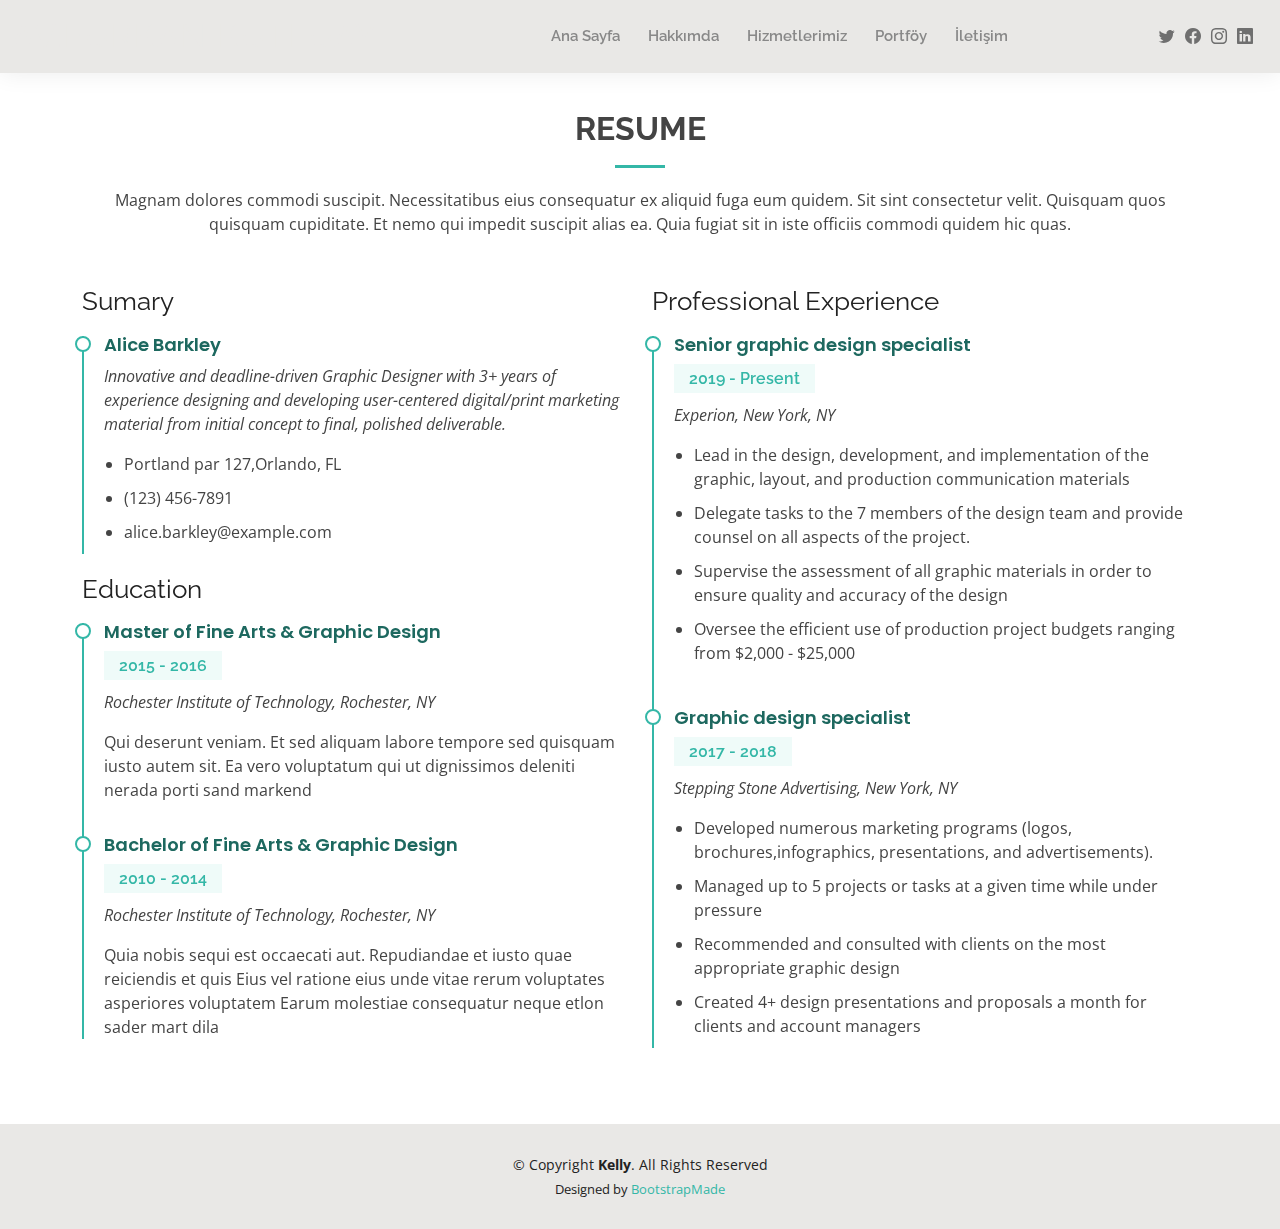
<file: resume.html>
<!DOCTYPE html>
<html lang="en">

<head>
  <meta charset="utf-8">
  <meta content="width=device-width, initial-scale=1.0" name="viewport">

  <title>Öz Geçmiş - Av.Furkan Kutluay</title>
  <meta content="" name="description">
  <meta content="" name="keywords">

  <!-- Favicons -->
  <link href="assets/img/favicon.png" rel="icon">
  <link href="assets/img/apple-touch-icon.png" rel="apple-touch-icon">

  <!-- Google Fonts -->
  <link href="https://fonts.googleapis.com/css?family=Open+Sans:300,300i,400,400i,600,600i,700,700i|Raleway:300,300i,400,400i,500,500i,600,600i,700,700i|Poppins:300,300i,400,400i,500,500i,600,600i,700,700i" rel="stylesheet">

  <!-- Vendor CSS Files -->
  <link href="assets/vendor/aos/aos.css" rel="stylesheet">
  <link href="assets/vendor/bootstrap/css/bootstrap.min.css" rel="stylesheet">
  <link href="assets/vendor/bootstrap-icons/bootstrap-icons.css" rel="stylesheet">
  <link href="assets/vendor/boxicons/css/boxicons.min.css" rel="stylesheet">
  <link href="assets/vendor/glightbox/css/glightbox.min.css" rel="stylesheet">
  <link href="assets/vendor/swiper/swiper-bundle.min.css" rel="stylesheet">

  <!-- Template Main CSS File -->
  <link href="assets/css/style.css" rel="stylesheet">

  <!-- =======================================================
  * Template Name: Kelly
  * Updated: Mar 10 2023 with Bootstrap v5.2.3
  * Template URL: https://bootstrapmade.com/kelly-free-bootstrap-cv-resume-html-template/
  * Author: BootstrapMade.com
  * License: https://bootstrapmade.com/license/
  ======================================================== -->
</head>

<body>

  <!-- ======= Header ======= -->
  <header id="header" class="fixed-top">
    <div class="container-fluid d-flex justify-content-between align-items-center">

      <h1 class="logo me-auto me-lg-0"><a href="index.html">AV.Furkan KUTLUAY</a></h1>
      <!-- Uncomment below if you prefer to use an image logo -->
      <!-- <a href="index.html" class="logo"><img src="assets/img/logo.png" alt="" class="img-fluid"></a>-->

      <nav id="navbar" class="navbar order-last order-lg-0">
        <ul>
          <li><a href="index.html">Ana Sayfa</a></li>
          <li><a href="about.html">Hakkımda</a></li>
          <!--<li><a class="active" href="resume.html">Öz Geçmiş</a></li>-->
          <li><a href="services.html">Hizmetlerimiz</a></li>
          <li><a href="portfolio.html">Portföy</a></li>
          <li><a href="contact.html">İletişim</a></li>
        </ul>
        <i class="bi bi-list mobile-nav-toggle"></i>
      </nav><!-- .navbar -->

      <div class="header-social-links">
        <a href="#" class="twitter"><i class="bi bi-twitter"></i></a>
        <a href="#" class="facebook"><i class="bi bi-facebook"></i></a>
        <a href="#" class="instagram"><i class="bi bi-instagram"></i></a>
        <a href="#" class="linkedin"><i class="bi bi-linkedin"></i></i></a>
      </div>

    </div>

  </header><!-- End Header -->

  <main id="main">

    <!-- ======= Resume Section ======= -->
    <section id="resume" class="resume">
      <div class="container" data-aos="fade-up">

        <div class="section-title">
          <h2>Resume</h2>
          <p>Magnam dolores commodi suscipit. Necessitatibus eius consequatur ex aliquid fuga eum quidem. Sit sint consectetur velit. Quisquam quos quisquam cupiditate. Et nemo qui impedit suscipit alias ea. Quia fugiat sit in iste officiis commodi quidem hic quas.</p>
        </div>

        <div class="row">
          <div class="col-lg-6">
            <h3 class="resume-title">Sumary</h3>
            <div class="resume-item pb-0">
              <h4>Alice Barkley</h4>
              <p><em>Innovative and deadline-driven Graphic Designer with 3+ years of experience designing and developing user-centered digital/print marketing material from initial concept to final, polished deliverable.</em></p>
              <p>
              <ul>
                <li>Portland par 127,Orlando, FL</li>
                <li>(123) 456-7891</li>
                <li>alice.barkley@example.com</li>
              </ul>
              </p>
            </div>

            <h3 class="resume-title">Education</h3>
            <div class="resume-item">
              <h4>Master of Fine Arts &amp; Graphic Design</h4>
              <h5>2015 - 2016</h5>
              <p><em>Rochester Institute of Technology, Rochester, NY</em></p>
              <p>Qui deserunt veniam. Et sed aliquam labore tempore sed quisquam iusto autem sit. Ea vero voluptatum qui ut dignissimos deleniti nerada porti sand markend</p>
            </div>
            <div class="resume-item">
              <h4>Bachelor of Fine Arts &amp; Graphic Design</h4>
              <h5>2010 - 2014</h5>
              <p><em>Rochester Institute of Technology, Rochester, NY</em></p>
              <p>Quia nobis sequi est occaecati aut. Repudiandae et iusto quae reiciendis et quis Eius vel ratione eius unde vitae rerum voluptates asperiores voluptatem Earum molestiae consequatur neque etlon sader mart dila</p>
            </div>
          </div>
          <div class="col-lg-6">
            <h3 class="resume-title">Professional Experience</h3>
            <div class="resume-item">
              <h4>Senior graphic design specialist</h4>
              <h5>2019 - Present</h5>
              <p><em>Experion, New York, NY </em></p>
              <p>
              <ul>
                <li>Lead in the design, development, and implementation of the graphic, layout, and production communication materials</li>
                <li>Delegate tasks to the 7 members of the design team and provide counsel on all aspects of the project. </li>
                <li>Supervise the assessment of all graphic materials in order to ensure quality and accuracy of the design</li>
                <li>Oversee the efficient use of production project budgets ranging from $2,000 - $25,000</li>
              </ul>
              </p>
            </div>
            <div class="resume-item">
              <h4>Graphic design specialist</h4>
              <h5>2017 - 2018</h5>
              <p><em>Stepping Stone Advertising, New York, NY</em></p>
              <p>
              <ul>
                <li>Developed numerous marketing programs (logos, brochures,infographics, presentations, and advertisements).</li>
                <li>Managed up to 5 projects or tasks at a given time while under pressure</li>
                <li>Recommended and consulted with clients on the most appropriate graphic design</li>
                <li>Created 4+ design presentations and proposals a month for clients and account managers</li>
              </ul>
              </p>
            </div>
          </div>
        </div>

      </div>
    </section><!-- End Resume Section -->

  </main><!-- End #main -->

  <!-- ======= Footer ======= -->
  <footer id="footer">
    <div class="container">
      <div class="copyright">
        &copy; Copyright <strong><span>Kelly</span></strong>. All Rights Reserved
      </div>
      <div class="credits">
        <!-- All the links in the footer should remain intact. -->
        <!-- You can delete the links only if you purchased the pro version. -->
        <!-- Licensing information: https://bootstrapmade.com/license/ -->
        <!-- Purchase the pro version with working PHP/AJAX contact form: https://bootstrapmade.com/kelly-free-bootstrap-cv-resume-html-template/ -->
        Designed by <a href="https://bootstrapmade.com/">BootstrapMade</a>
      </div>
    </div>
  </footer><!-- End  Footer -->

  <div id="preloader"></div>
  <a href="#" class="back-to-top d-flex align-items-center justify-content-center"><i class="bi bi-arrow-up-short"></i></a>

  <!-- Vendor JS Files -->
  <script src="assets/vendor/purecounter/purecounter_vanilla.js"></script>
  <script src="assets/vendor/aos/aos.js"></script>
  <script src="assets/vendor/bootstrap/js/bootstrap.bundle.min.js"></script>
  <script src="assets/vendor/glightbox/js/glightbox.min.js"></script>
  <script src="assets/vendor/isotope-layout/isotope.pkgd.min.js"></script>
  <script src="assets/vendor/swiper/swiper-bundle.min.js"></script>
  <script src="assets/vendor/waypoints/noframework.waypoints.js"></script>
  <script src="assets/vendor/php-email-form/validate.js"></script>

  <!-- Template Main JS File -->
  <script src="assets/js/main.js"></script>

</body>

</html>
</file>
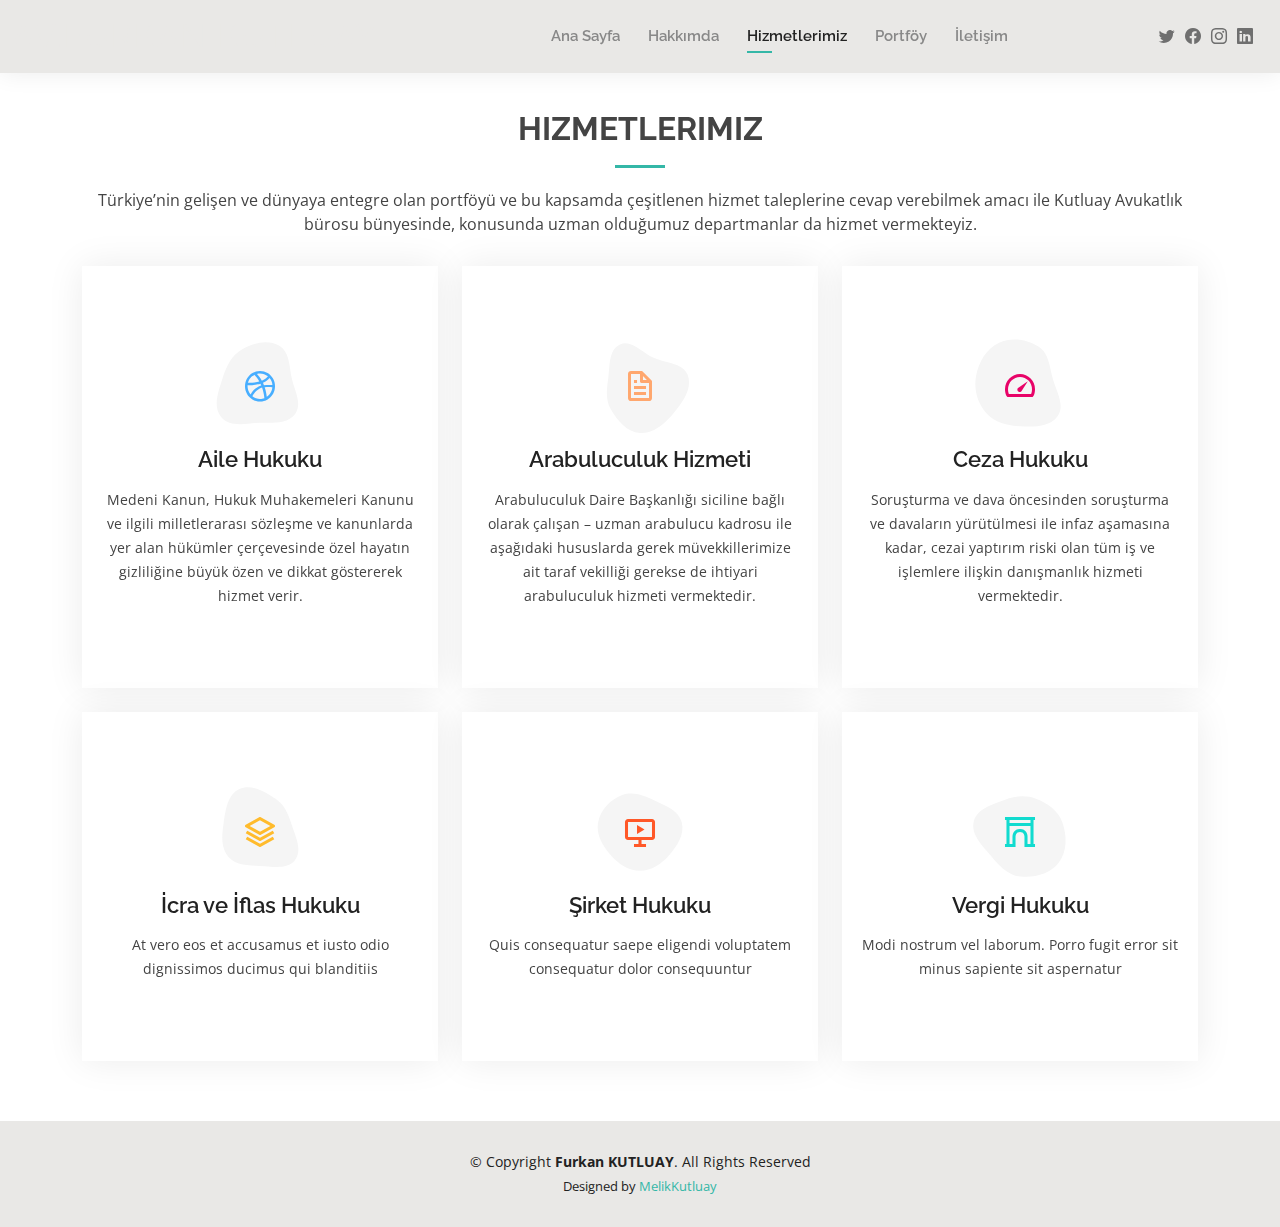
<file: services.html>
<!DOCTYPE html>
<html lang="en">

<head>
  <meta charset="utf-8">
  <meta content="width=device-width, initial-scale=1.0" name="viewport">

  <title>Hizmetleri - Av.Furkan Kutluay</title>
  <meta content="" name="description">
  <meta content="" name="keywords">

  <!-- Favicons -->
  <link href="assets/img/favicon.png" rel="icon">
  <link href="assets/img/apple-touch-icon.png" rel="apple-touch-icon">

  <!-- Google Fonts -->
  <link href="https://fonts.googleapis.com/css?family=Open+Sans:300,300i,400,400i,600,600i,700,700i|Raleway:300,300i,400,400i,500,500i,600,600i,700,700i|Poppins:300,300i,400,400i,500,500i,600,600i,700,700i" rel="stylesheet">

  <!-- Vendor CSS Files -->
  <link href="assets/vendor/aos/aos.css" rel="stylesheet">
  <link href="assets/vendor/bootstrap/css/bootstrap.min.css" rel="stylesheet">
  <link href="assets/vendor/bootstrap-icons/bootstrap-icons.css" rel="stylesheet">
  <link href="assets/vendor/boxicons/css/boxicons.min.css" rel="stylesheet">
  <link href="assets/vendor/glightbox/css/glightbox.min.css" rel="stylesheet">
  <link href="assets/vendor/swiper/swiper-bundle.min.css" rel="stylesheet">

  <!-- Template Main CSS File -->
  <link href="assets/css/style.css" rel="stylesheet">

  <!-- =======================================================
  * Template Name: Kelly
  * Updated: Mar 10 2023 with Bootstrap v5.2.3
  * Template URL: https://bootstrapmade.com/kelly-free-bootstrap-cv-resume-html-template/
  * Author: BootstrapMade.com
  * License: https://bootstrapmade.com/license/
  ======================================================== -->
</head>

<body>

  <!-- ======= Header ======= -->
  <header id="header" class="fixed-top">
    <div class="container-fluid d-flex justify-content-between align-items-center">

      <h1 class="logo me-auto me-lg-0"><a href="index.html">AV.Furkan KUTLUAY</a></h1>
      <!-- Uncomment below if you prefer to use an image logo -->
      <!-- <a href="index.html" class="logo"><img src="assets/img/logo.png" alt="" class="img-fluid"></a>-->

      <nav id="navbar" class="navbar order-last order-lg-0">
        <ul>
          <li><a  href="index.html">Ana Sayfa</a></li>
          <li><a href="about.html">Hakkımda</a></li>
          <!--<li><a href="resume.html">Öz Geçmiş</a></li>-->
          <li><a class="active" href="services.html">Hizmetlerimiz</a></li>
          <li><a href="portfolio.html">Portföy</a></li>
          <li><a href="contact.html">İletişim</a></li>
        </ul>
        <i class="bi bi-list mobile-nav-toggle"></i>
      </nav><!-- .navbar -->

      <div class="header-social-links">
        <a href="#" class="twitter"><i class="bi bi-twitter"></i></a>
        <a href="#" class="facebook"><i class="bi bi-facebook"></i></a>
        <a href="#" class="instagram"><i class="bi bi-instagram"></i></a>
        <a href="#" class="linkedin"><i class="bi bi-linkedin"></i></i></a>
      </div>

    </div>

  </header><!-- End Header -->

  <main id="main">

    <!-- ======= Services Section ======= -->
    <section id="services" class="services">
      <div class="container" data-aos="fade-up">

        <div class="section-title">
          <h2>Hizmetlerimiz</h2>
          <p>Türkiye’nin gelişen ve dünyaya entegre olan portföyü ve bu kapsamda çeşitlenen hizmet taleplerine cevap verebilmek amacı ile Kutluay Avukatlık bürosu bünyesinde, konusunda uzman olduğumuz departmanlar da hizmet vermekteyiz.</p>
        </div>

        <div class="row">
          <div class="col-lg-4 col-md-6 d-flex align-items-stretch" data-aos="zoom-in" data-aos-delay="100">
            <div class="icon-box iconbox-blue">
              <div class="icon">
                <svg width="100" height="100" viewBox="0 0 600 600" xmlns="http://www.w3.org/2000/svg">
                  <path stroke="none" stroke-width="0" fill="#f5f5f5" d="M300,521.0016835830174C376.1290562159157,517.8887921683347,466.0731472004068,529.7835943286574,510.70327084640275,468.03025145048787C554.3714126377745,407.6079735673963,508.03601936045806,328.9844924480964,491.2728898941984,256.3432110539036C474.5976632858925,184.082847569629,479.9380746630129,96.60480741107993,416.23090153303,58.64404602377083C348.86323505073057,18.502131276798302,261.93793281208167,40.57373210992963,193.5410806939664,78.93577620505333C130.42746243093433,114.334589627462,98.30271207620316,179.96522072025542,76.75703585869454,249.04625023123273C51.97151888228291,328.5150500222984,13.704378332031375,421.85034740162234,66.52175969318436,486.19268352777647C119.04800174914682,550.1803526380478,217.28368757567262,524.383925680826,300,521.0016835830174"></path>
                </svg>
                <i class="bx bxl-dribbble"></i>
              </div>
              <h4><a href="">Aile Hukuku</a></h4>
              <p> Medeni Kanun, Hukuk Muhakemeleri Kanunu ve ilgili milletlerarası sözleşme ve kanunlarda yer alan hükümler çerçevesinde özel hayatın gizliliğine büyük özen ve dikkat göstererek hizmet verir.</p>
            </div>
          </div>

          <div class="col-lg-4 col-md-6 d-flex align-items-stretch mt-4 mt-md-0" data-aos="zoom-in" data-aos-delay="200">
            <div class="icon-box iconbox-orange ">
              <div class="icon">
                <svg width="100" height="100" viewBox="0 0 600 600" xmlns="http://www.w3.org/2000/svg">
                  <path stroke="none" stroke-width="0" fill="#f5f5f5" d="M300,582.0697525312426C382.5290701553225,586.8405444964366,449.9789794690241,525.3245884688669,502.5850820975895,461.55621195738473C556.606425686781,396.0723002908107,615.8543463187945,314.28637112970534,586.6730223649479,234.56875336149918C558.9533121215079,158.8439757836574,454.9685369536778,164.00468322053177,381.49747125262974,130.76875717737553C312.15926192815925,99.40240125094834,248.97055460311594,18.661163978235184,179.8680185752513,50.54337015887873C110.5421016452524,82.52863877960104,119.82277516462835,180.83849132639028,109.12597500060166,256.43424936330496C100.08760227029461,320.3096726198365,92.17705696193138,384.0621239912766,124.79988738764834,439.7174275375508C164.83382741302287,508.01625554203684,220.96474134820875,577.5009287672846,300,582.0697525312426"></path>
                </svg>
                <i class="bx bx-file"></i>
              </div>
              <h4><a href="">Arabuluculuk Hizmeti</a></h4>
              <p>Arabuluculuk Daire Başkanlığı siciline bağlı olarak çalışan – uzman arabulucu kadrosu ile aşağıdaki hususlarda gerek müvekkillerimize ait taraf vekilliği gerekse de ihtiyari arabuluculuk hizmeti vermektedir.</p>
            </div>
          </div>

          <div class="col-lg-4 col-md-6 d-flex align-items-stretch mt-4 mt-lg-0" data-aos="zoom-in" data-aos-delay="300">
            <div class="icon-box iconbox-pink">
              <div class="icon">
                <svg width="100" height="100" viewBox="0 0 600 600" xmlns="http://www.w3.org/2000/svg">
                  <path stroke="none" stroke-width="0" fill="#f5f5f5" d="M300,541.5067337569781C382.14930387511276,545.0595476570109,479.8736841581634,548.3450877840088,526.4010558755058,480.5488172755941C571.5218469581645,414.80211281144784,517.5187510058486,332.0715597781072,496.52539010469104,255.14436215662573C477.37192572678356,184.95920475031193,473.57363656557914,105.61284051026155,413.0603344069578,65.22779650032875C343.27470386102294,18.654635553484475,251.2091493199835,5.337323636656869,175.0934190732945,40.62881213300186C97.87086631185822,76.43348514350839,51.98124368387456,156.15599469081315,36.44837278890362,239.84606092416172C21.716077023791087,319.22268207091537,43.775223500013084,401.1760424656574,96.891909868211,461.97329694683043C147.22146801428983,519.5804099606455,223.5754009179313,538.201503339737,300,541.5067337569781"></path>
                </svg>
                <i class="bx bx-tachometer"></i>
              </div>
              <h4><a href="">Ceza Hukuku</a></h4>
              <p>Soruşturma ve dava öncesinden  soruşturma ve davaların yürütülmesi ile infaz aşamasına kadar, cezai yaptırım  riski olan tüm iş ve işlemlere ilişkin danışmanlık hizmeti vermektedir.</p>
            </div>
          </div>

          <div class="col-lg-4 col-md-6 d-flex align-items-stretch mt-4" data-aos="zoom-in" data-aos-delay="100">
            <div class="icon-box iconbox-yellow">
              <div class="icon">
                <svg width="100" height="100" viewBox="0 0 600 600" xmlns="http://www.w3.org/2000/svg">
                  <path stroke="none" stroke-width="0" fill="#f5f5f5" d="M300,503.46388370962813C374.79870501325706,506.71871716319447,464.8034551963731,527.1746412648533,510.4981551193396,467.86667711651364C555.9287308511215,408.9015244558933,512.6030010748507,327.5744911775523,490.211057578863,256.5855673507754C471.097692560561,195.9906835881958,447.69079081568157,138.11976852964426,395.19560036434837,102.3242989838813C329.3053358748298,57.3949838291264,248.02791733380457,8.279543830951368,175.87071277845988,42.242879143198664C103.41431057327972,76.34704239035025,93.79494320519305,170.9812938413882,81.28167332365135,250.07896920659033C70.17666984294237,320.27484674793965,64.84698225790005,396.69656628748305,111.28512138212992,450.4950937839243C156.20124167950087,502.5303643271138,231.32542653798444,500.4755392045468,300,503.46388370962813"></path>
                </svg>
                <i class="bx bx-layer"></i>
              </div>
              <h4><a href="">İcra ve İflas Hukuku</a></h4>
              <p>At vero eos et accusamus et iusto odio dignissimos ducimus qui blanditiis</p>
            </div>
          </div>

          <div class="col-lg-4 col-md-6 d-flex align-items-stretch mt-4" data-aos="zoom-in" data-aos-delay="200">
            <div class="icon-box iconbox-red">
              <div class="icon">
                <svg width="100" height="100" viewBox="0 0 600 600" xmlns="http://www.w3.org/2000/svg">
                  <path stroke="none" stroke-width="0" fill="#f5f5f5" d="M300,532.3542879108572C369.38199826031484,532.3153073249985,429.10787420159085,491.63046689027357,474.5244479745417,439.17860296908856C522.8885846962883,383.3225815378663,569.1668002868075,314.3205725914397,550.7432151929288,242.7694973846089C532.6665558377875,172.5657663291529,456.2379748765914,142.6223662098291,390.3689995646985,112.34683881706744C326.66090330228417,83.06452184765237,258.84405631176094,53.51806209861945,193.32584062364296,78.48882559362697C121.61183558270385,105.82097193414197,62.805066853699245,167.19869350419734,48.57481801355237,242.6138429142374C34.843463184063346,315.3850353017275,76.69343916112496,383.4422959591041,125.22947124332185,439.3748458443577C170.7312796277747,491.8107796887764,230.57421082200815,532.3932930995766,300,532.3542879108572"></path>
                </svg>
                <i class="bx bx-slideshow"></i>
              </div>
              <h4><a href="">Şirket Hukuku</a></h4>
              <p>Quis consequatur saepe eligendi voluptatem consequatur dolor consequuntur</p>
            </div>
          </div>

          <div class="col-lg-4 col-md-6 d-flex align-items-stretch mt-4" data-aos="zoom-in" data-aos-delay="300">
            <div class="icon-box iconbox-teal">
              <div class="icon">
                <svg width="100" height="100" viewBox="0 0 600 600" xmlns="http://www.w3.org/2000/svg">
                  <path stroke="none" stroke-width="0" fill="#f5f5f5" d="M300,566.797414625762C385.7384707136149,576.1784315230908,478.7894351017131,552.8928747891023,531.9192734346935,484.94944893311C584.6109503024035,417.5663521118492,582.489472248146,322.67544863468447,553.9536738515405,242.03673114598146C529.1557734026468,171.96086150256528,465.24506316201064,127.66468636344209,395.9583748389544,100.7403814666027C334.2173773831606,76.7482773500951,269.4350130405921,84.62216499799875,207.1952322260088,107.2889140133804C132.92018162631612,134.33871894543012,41.79353780512637,160.00259165414826,22.644507872594943,236.69541883565114C3.319112789854554,314.0945973066697,72.72355303640163,379.243833228382,124.04198916343866,440.3218312028393C172.9286146004772,498.5055451809895,224.45579914871206,558.5317968840102,300,566.797414625762"></path>
                </svg>
                <i class="bx bx-arch"></i>
              </div>
              <h4><a href="">Vergi Hukuku</a></h4>
              <p>Modi nostrum vel laborum. Porro fugit error sit minus sapiente sit aspernatur</p>
            </div>
          </div>

        </div>

      </div>
    </section><!-- End Services Section -->

  </main><!-- End #main -->

  <!-- ======= Footer ======= -->
  <footer id="footer">
    <div class="container">
      <div class="copyright">
        &copy; Copyright <strong><span>Furkan KUTLUAY</span></strong>. All Rights Reserved
      </div>
      <div class="credits">
        <!-- All the links in the footer should remain intact. -->
        <!-- You can delete the links only if you purchased the pro version. -->
        <!-- Licensing information: https://bootstrapmade.com/license/ -->
        <!-- Purchase the pro version with working PHP/AJAX contact form: https://bootstrapmade.com/kelly-free-bootstrap-cv-resume-html-template/ -->
        Designed by <a href="https://www.linkedin.com/in/melikkutluay/">MelikKutluay</a>
      </div>
    </div>
  </footer><!-- End  Footer --><!-- End  Footer -->

  <div id="preloader"></div>
  <a href="#" class="back-to-top d-flex align-items-center justify-content-center"><i class="bi bi-arrow-up-short"></i></a>

  <!-- Vendor JS Files -->
  <script src="assets/vendor/purecounter/purecounter_vanilla.js"></script>
  <script src="assets/vendor/aos/aos.js"></script>
  <script src="assets/vendor/bootstrap/js/bootstrap.bundle.min.js"></script>
  <script src="assets/vendor/glightbox/js/glightbox.min.js"></script>
  <script src="assets/vendor/isotope-layout/isotope.pkgd.min.js"></script>
  <script src="assets/vendor/swiper/swiper-bundle.min.js"></script>
  <script src="assets/vendor/waypoints/noframework.waypoints.js"></script>
  <script src="assets/vendor/php-email-form/validate.js"></script>

  <!-- Template Main JS File -->
  <script src="assets/js/main.js"></script>

</body>

</html>
</file>
<file: assets/css/style.css>
/**
* Template Name: Kelly
* Updated: Mar 10 2023 with Bootstrap v5.2.3
* Template URL: https://bootstrapmade.com/kelly-free-bootstrap-cv-resume-html-template/
* Author: BootstrapMade.com
* License: https://bootstrapmade.com/license/
*/

/*--------------------------------------------------------------
# General
--------------------------------------------------------------*/
body {
  font-family: "Open Sans", sans-serif;
  color: #444444;
}

a {
  color: #34b7a7;
  text-decoration: none;
}

a:hover {
  color: #51cdbe;
  text-decoration: none;
}

h1,
h2,
h3,
h4,
h5,
h6 {
  font-family: "Raleway", sans-serif;
}

#main {
  margin-top: 50px;
}

@media (max-width: 992px) {
  #main {
    margin-top: 30px;
  }
}

/*--------------------------------------------------------------
# Preloader
--------------------------------------------------------------*/
#preloader {
  position: fixed;
  top: 0;
  left: 0;
  right: 0;
  bottom: 0;
  z-index: 9999;
  overflow: hidden;
  background: #fff;
}

#preloader:before {
  content: "";
  position: fixed;
  top: calc(50% - 30px);
  left: calc(50% - 30px);
  border: 6px solid #34b7a7;
  border-top-color: #dcf5f2;
  border-radius: 50%;
  width: 60px;
  height: 60px;
  animation: animate-preloader 1s linear infinite;
}

@keyframes animate-preloader {
  0% {
    transform: rotate(0deg);
  }

  100% {
    transform: rotate(360deg);
  }
}

/*--------------------------------------------------------------
# Back to top button
--------------------------------------------------------------*/
.back-to-top {
  position: fixed;
  visibility: hidden;
  opacity: 0;
  right: 15px;
  bottom: 15px;
  z-index: 996;
  background: #34b7a7;
  width: 40px;
  height: 40px;
  border-radius: 50px;
  transition: all 0.4s;
}

.back-to-top i {
  font-size: 24px;
  color: #fff;
  line-height: 0;
}

.back-to-top:hover {
  background: #49cbbb;
  color: #fff;
}

.back-to-top.active {
  visibility: visible;
  opacity: 1;
}

/*--------------------------------------------------------------
# Header
--------------------------------------------------------------*/
#header {
  background: #e9e8e6;
  box-shadow: 0px 0px 25px 0 rgba(0, 0, 0, 0.08);
  z-index: 997;
  padding: 15px 0;
}

#header .logo {
  font-size: 32px;
  margin: 0;
  padding: 0;
  line-height: 1;
  font-weight: 400;
  letter-spacing: 2px;
  text-transform: uppercase;
}

#header .logo a {
  color: #e9e8e6;
}

#header .logo img {
  max-height: 40px;
}

@media (max-width: 992px) {
  #header .logo {
    font-size: 28px;
  }
}
/*header_home*/
#header_home{
  background: #e9e8e6;
  box-shadow: 0px 0px 25px 0 rgba(0, 0, 0, 0.08);
  z-index: 997;
  padding: 15px 0;
}

#header_home .logo {
  font-size: 32px;
  margin: 0;
  padding: 0;
  line-height: 1;
  font-weight: 400;
  letter-spacing: 2px;
  text-transform: uppercase;
}

#header_home .logo a {
  color: #e9e8e6;
}
/*--------------------------------------------------------------
# Header Social Links
--------------------------------------------------------------*/
.header-social-links {
  padding-right: 15px;
}

.header-social-links a {
  color: #6f6f6f;
  padding-left: 6px;
  display: inline-block;
  line-height: 0px;
  transition: 0.3s;
  font-size: 16px;
}

.header-social-links a:hover {
  color: #34b7a7;
}

/*--------------------------------------------------------------
# Navigation Menu
--------------------------------------------------------------*/
/**
* Desktop Navigation 
*/

/*Home Navbar*/
.navbar_home {
  padding: 0;
}

.navbar_home ul {
  margin: 0;
  padding: 0;
  display: flex;
  list-style: none;
  align-items: center;
}

.navbar_home li {
  position: relative;
  padding: 10px 0 10px 28px;
}

.navbar_home a,
.navbar_home a:focus {
  display: flex;
  align-items: center;
  justify-content: space-between;
  font-family: "Raleway", sans-serif;
  font-size: 15px;
  font-weight: 600;
  color: #888888;
  white-space: nowrap;
  transition: 0.3s;
  position: relative;
}

.navbar_home a i,
.navbar_home a:focus i {
  font-size: 12px;
  line-height: 0;
  margin-left: 5px;
}

.navbar_home>ul>li>a:before {
  content: "";
  position: absolute;
  width: 0;
  height: 2px;
  bottom: -5px;
  left: 0;
  background-color: #34b7a7;
  visibility: hidden;
  width: 0px;
  transition: all 0.3s ease-in-out 0s;
}

.navbar_home a:hover:before,
.navbar_home li:hover>a:before,
.navbar_home .active:before {
  visibility: visible;
  width: 25px;
}

.navbar_home a:hover,
.navbar_home .active,
.navbar_home .active:focus,
.navbar_home li:hover>a {
  color: #e9e8e6;
}

/*Other Navbar*/
.navbar {
  padding: 0;
}

.navbar ul {
  margin: 0;
  padding: 0;
  display: flex;
  list-style: none;
  align-items: center;
}

.navbar li {
  position: relative;
  padding: 10px 0 10px 28px;
}

.navbar a,
.navbar a:focus {
  display: flex;
  align-items: center;
  justify-content: space-between;
  font-family: "Raleway", sans-serif;
  font-size: 15px;
  font-weight: 600;
  color: #888888;
  white-space: nowrap;
  transition: 0.3s;
  position: relative;
}

.navbar a i,
.navbar a:focus i {
  font-size: 12px;
  line-height: 0;
  margin-left: 5px;
}

.navbar>ul>li>a:before {
  content: "";
  position: absolute;
  width: 0;
  height: 2px;
  bottom: -5px;
  left: 0;
  background-color: #34b7a7;
  visibility: hidden;
  width: 0px;
  transition: all 0.3s ease-in-out 0s;
}

.navbar a:hover:before,
.navbar li:hover>a:before,
.navbar .active:before {
  visibility: visible;
  width: 25px;
}

.navbar a:hover,
.navbar .active,
.navbar .active:focus,
.navbar li:hover>a {
  color: #222222;
}

.navbar .dropdown ul {
  display: block;
  position: absolute;
  left: 14px;
  top: calc(100% + 30px);
  margin: 0;
  padding: 10px 0;
  z-index: 99;
  opacity: 0;
  visibility: hidden;
  background: #fff;
  box-shadow: 0px 0px 30px rgba(127, 137, 161, 0.25);
  transition: 0.3s;
  border-radius: 4px;
}

.navbar .dropdown ul li {
  min-width: 200px;
  padding: 0;
}

.navbar .dropdown ul a {
  padding: 10px 20px;
  font-size: 15px;
  text-transform: none;
  font-weight: 600;
}

.navbar .dropdown ul a i {
  font-size: 12px;
}

.navbar .dropdown ul a:hover,
.navbar .dropdown ul .active:hover,
.navbar .dropdown ul li:hover>a {
  color: #34b7a7;
}

.navbar .dropdown:hover>ul {
  opacity: 1;
  top: 100%;
  visibility: visible;
}

.navbar .dropdown .dropdown ul {
  top: 0;
  left: calc(100% - 30px);
  visibility: hidden;
}

.navbar .dropdown .dropdown:hover>ul {
  opacity: 1;
  top: 0;
  left: 100%;
  visibility: visible;
}

@media (max-width: 1366px) {
  .navbar .dropdown .dropdown ul {
    left: -90%;
  }

  .navbar .dropdown .dropdown:hover>ul {
    left: -100%;
  }
}

/**
* Mobile Navigation 
*/
.mobile-nav-toggle {
  color: #222222;
  font-size: 28px;
  cursor: pointer;
  display: none;
  line-height: 0;
  transition: 0.5s;
}

.mobile-nav-toggle.bi-x {
  color: #fff;
}

@media (max-width: 991px) {
  .mobile-nav-toggle {
    display: block;
  }

  .navbar ul {
    display: none;
  }
}

.navbar-mobile {
  position: fixed;
  overflow: hidden;
  top: 0;
  right: 0;
  left: 0;
  bottom: 0;
  background: rgba(9, 9, 9, 0.9);
  transition: 0.3s;
  z-index: 999;
}

.navbar-mobile .mobile-nav-toggle {
  position: absolute;
  top: 15px;
  right: 15px;
}

.navbar-mobile ul {
  display: block;
  position: absolute;
  top: 55px;
  right: 15px;
  bottom: 15px;
  left: 15px;
  padding: 10px 0;
  border-radius: 10px;
  background-color: #fff;
  overflow-y: auto;
  transition: 0.3s;
}

.navbar-mobile a,
.navbar-mobile a:focus {
  font-size: 15px;
  padding-right: 15px;
  color: #222222;
}

.navbar-mobile a:hover,
.navbar-mobile .active,
.navbar-mobile li:hover>a {
  color: #34b7a7;
}

.navbar-mobile .getstarted,
.navbar-mobile .getstarted:focus {
  margin: 15px;
}

.navbar-mobile .dropdown ul {
  position: static;
  display: none;
  margin: 10px 20px;
  padding: 10px 0;
  z-index: 99;
  opacity: 1;
  visibility: visible;
  background: #fff;
  box-shadow: 0px 0px 30px rgba(127, 137, 161, 0.25);
}

.navbar-mobile .dropdown ul li {
  min-width: 200px;
}

.navbar-mobile .dropdown ul a {
  padding: 10px 20px;
}

.navbar-mobile .dropdown ul a i {
  font-size: 12px;
}

.navbar-mobile .dropdown ul a:hover,
.navbar-mobile .dropdown ul .active:hover,
.navbar-mobile .dropdown ul li:hover>a {
  color: #34b7a7;
}

.navbar-mobile .dropdown>.dropdown-active {
  display: block;
}

/*--------------------------------------------------------------
# Hero Section
--------------------------------------------------------------*/
#hero {
  width: 100%;
  height: 100vh;
  background: url("../img/2.jpg") top right;
  background-size: cover;
}

#hero .container {
  padding-top: 70px;
  position: relative;
}

@media (max-width: 992px) {
  #hero .container {
    padding-top: 58px;
  }
}

#hero h1 {
  margin: 0;
  font-size: 48px;
  font-weight: 700;
  line-height: 56px;
  color: #e9e8e6;
}

#hero h2 {
  color: #e9e8e6;
  margin: 10px 0 0 0;
  font-size: 22px;
}

#hero .btn-about {
  font-family: "Raleway", sans-serif;
  text-transform: uppercase;
  font-weight: 600;
  font-size: 12px;
  letter-spacing: 1px;
  display: inline-block;
  padding: 12px 40px;
  border-radius: 50px;
  transition: 0.5s;
  margin-top: 30px;
  color: #222222;
  background: #e9e8e6;
}

#hero .btn-about:hover {
  background: #e9e8e6;
}

@media (min-width: 1024px) {
  #hero {
    background-attachment: fixed;
  }
}

@media (max-width: 992px) {
  #hero:before {
    content: "";
    background: rgba(255, 255, 255, 0.8);
    position: absolute;
    bottom: 0;
    top: 0;
    left: 0;
    right: 0;
  }

  #hero h1 {
    font-size: 28px;
    line-height: 36px;
  }

  #hero h2 {
    font-size: 18px;
    line-height: 24px;
  }
}

/*--------------------------------------------------------------
# Sections General
--------------------------------------------------------------*/
section {
  padding: 60px 0;
}

.section-bg {
  background-color: #e7f8f6;
}

.section-title {
  text-align: center;
  padding-bottom: 30px;
}

.section-title h2 {
  font-size: 32px;
  font-weight: bold;
  text-transform: uppercase;
  margin-bottom: 20px;
  padding-bottom: 20px;
  position: relative;
}

.section-title h2::after {
  content: "";
  position: absolute;
  display: block;
  width: 50px;
  height: 3px;
  background: #34b7a7;
  bottom: 0;
  left: calc(50% - 25px);
}

.section-title p {
  margin-bottom: 0;
}

/*--------------------------------------------------------------
# Cta
--------------------------------------------------------------*/
.cta {
  background: linear-gradient(rgba(0, 0, 0, 0.6), rgba(0, 0, 0, 0.6)), url("../img/bg-1.jpg") fixed center center;
  background-size: cover;
  padding: 80px 0;
}

.cta h3 {
  color: #fff;
  font-size: 28px;
  font-weight: 700;
}

.cta p {
  color: #fff;
}

.cta .cta-btn {
  font-family: "Raleway", sans-serif;
  text-transform: uppercase;
  font-weight: 500;
  font-size: 16px;
  letter-spacing: 1px;
  display: inline-block;
  padding: 8px 20px;
  border-radius: 2px;
  transition: 0.5s;
  margin: 10px;
  border: 2px solid #fff;
  color: #fff;
}

.cta .cta-btn:hover {
  background: #34b7a7;
  border: 2px solid #34b7a7;
}

@media (max-width: 1024px) {
  .cta {
    background-attachment: scroll;
  }
}

@media (min-width: 769px) {
  .cta .cta-btn-container {
    display: flex;
    align-items: center;
    justify-content: flex-end;
  }
}

/*--------------------------------------------------------------
# About
--------------------------------------------------------------*/
.about .content h3 {
  font-weight: 700;
  font-size: 26px;
  color: #555555;
}

.about .content ul {
  list-style: none;
  padding: 0;
}

.about .content ul li {
  padding-bottom: 10px;
}

.about .content ul i {
  font-size: 20px;
  padding-right: 2px;
  color: #34b7a7;
}

.about .content p:last-child {
  margin-bottom: 0;
}

/*--------------------------------------------------------------
# Skills
--------------------------------------------------------------*/
.skills .progress {
  height: 60px;
  display: block;
  background: none;
  border-radius: 0;
}

.skills .progress .skill {
  padding: 10px 0;
  margin: 0 0 6px 0;
  text-transform: uppercase;
  display: block;
  font-weight: 600;
  font-family: "Poppins", sans-serif;
  color: #222222;
}

.skills .progress .skill .val {
  float: right;
  font-style: normal;
}

.skills .progress-bar-wrap {
  background: #f3f3f3;
}

.skills .progress-bar {
  width: 1px;
  height: 10px;
  transition: 0.9s;
  background-color: #34b7a7;
}

/*--------------------------------------------------------------
# Facts
--------------------------------------------------------------*/
.facts .counters span {
  font-size: 48px;
  display: block;
  color: #34b7a7;
}

.facts .counters p {
  padding: 0;
  margin: 0 0 20px 0;
  font-family: "Raleway", sans-serif;
  font-size: 14px;
}

/*--------------------------------------------------------------
# Testimonials
--------------------------------------------------------------*/
.testimonials .section-header {
  margin-bottom: 40px;
}

.testimonials .testimonials-carousel,
.testimonials .testimonials-slider {
  overflow: hidden;
}

.testimonials .testimonial-item {
  text-align: center;
}

.testimonials .testimonial-item .testimonial-img {
  width: 120px;
  border-radius: 50%;
  border: 4px solid #fff;
  margin: 0 auto;
}

.testimonials .testimonial-item h3 {
  font-size: 20px;
  font-weight: bold;
  margin: 10px 0 5px 0;
  color: #111;
}

.testimonials .testimonial-item h4 {
  font-size: 14px;
  color: #999;
  margin: 0 0 15px 0;
}

.testimonials .testimonial-item .quote-icon-left,
.testimonials .testimonial-item .quote-icon-right {
  color: #c8efea;
  font-size: 26px;
}

.testimonials .testimonial-item .quote-icon-left {
  display: inline-block;
  left: -5px;
  position: relative;
}

.testimonials .testimonial-item .quote-icon-right {
  display: inline-block;
  right: -5px;
  position: relative;
  top: 10px;
}

.testimonials .testimonial-item p {
  font-style: italic;
  margin: 0 auto 15px auto;
}

@media (min-width: 992px) {
  .testimonials .testimonial-item p {
    width: 80%;
  }
}

.testimonials .swiper-pagination {
  margin-top: 20px;
  position: relative;
}

.testimonials .swiper-pagination .swiper-pagination-bullet {
  width: 12px;
  height: 12px;
  background-color: #fff;
  opacity: 1;
  border: 1px solid #34b7a7;
}

.testimonials .swiper-pagination .swiper-pagination-bullet-active {
  background-color: #34b7a7;
}

/*--------------------------------------------------------------
# Resume
--------------------------------------------------------------*/
.resume .resume-title {
  font-size: 26px;
  font-weight: 400;
  margin-top: 20px;
  margin-bottom: 20px;
  color: #222222;
}

.resume .resume-item {
  padding: 0 0 20px 20px;
  margin-top: -2px;
  border-left: 2px solid #34b7a7;
  position: relative;
}

.resume .resume-item h4 {
  line-height: 18px;
  font-size: 18px;
  font-weight: 600;
  font-family: "Poppins", sans-serif;
  color: #1d685f;
  margin-bottom: 10px;
}

.resume .resume-item h5 {
  font-size: 16px;
  background: #effbf9;
  padding: 5px 15px;
  display: inline-block;
  font-weight: 600;
  margin-bottom: 10px;
  color: #34b7a7;
}

.resume .resume-item ul {
  padding-left: 20px;
}

.resume .resume-item ul li {
  padding-bottom: 10px;
}

.resume .resume-item:last-child {
  padding-bottom: 0;
}

.resume .resume-item::before {
  content: "";
  position: absolute;
  width: 16px;
  height: 16px;
  border-radius: 50px;
  left: -9px;
  top: 0;
  background: #fff;
  border: 2px solid #34b7a7;
}

/*--------------------------------------------------------------
# Services
--------------------------------------------------------------*/
.services .icon-box {
  text-align: center;
  padding: 70px 20px 80px 20px;
  transition: all ease-in-out 0.3s;
  background: #fff;
  box-shadow: 0px 0 35px 0 rgba(0, 0, 0, 0.08);
}

.services .icon-box .icon {
  margin: 0 auto;
  width: 100px;
  height: 100px;
  display: flex;
  align-items: center;
  justify-content: center;
  transition: ease-in-out 0.3s;
  position: relative;
}

.services .icon-box .icon i {
  font-size: 36px;
  transition: 0.5s;
  position: relative;
}

.services .icon-box .icon svg {
  position: absolute;
  top: 0;
  left: 0;
}

.services .icon-box .icon svg path {
  transition: 0.5s;
  fill: #f5f5f5;
}

.services .icon-box h4 {
  font-weight: 600;
  margin: 10px 0 15px 0;
  font-size: 22px;
}

.services .icon-box h4 a {
  color: #222222;
  transition: ease-in-out 0.3s;
}

.services .icon-box p {
  line-height: 24px;
  font-size: 14px;
  margin-bottom: 0;
}

.services .iconbox-blue i {
  color: #47aeff;
}

.services .iconbox-blue:hover .icon i {
  color: #fff;
}

.services .iconbox-blue:hover .icon path {
  fill: #47aeff;
}

.services .iconbox-orange i {
  color: #ffa76e;
}

.services .iconbox-orange:hover .icon i {
  color: #fff;
}

.services .iconbox-orange:hover .icon path {
  fill: #ffa76e;
}

.services .iconbox-pink i {
  color: #e80368;
}

.services .iconbox-pink:hover .icon i {
  color: #fff;
}

.services .iconbox-pink:hover .icon path {
  fill: #e80368;
}

.services .iconbox-yellow i {
  color: #ffbb2c;
}

.services .iconbox-yellow:hover .icon i {
  color: #fff;
}

.services .iconbox-yellow:hover .icon path {
  fill: #ffbb2c;
}

.services .iconbox-red i {
  color: #ff5828;
}

.services .iconbox-red:hover .icon i {
  color: #fff;
}

.services .iconbox-red:hover .icon path {
  fill: #ff5828;
}

.services .iconbox-teal i {
  color: #11dbcf;
}

.services .iconbox-teal:hover .icon i {
  color: #fff;
}

.services .iconbox-teal:hover .icon path {
  fill: #11dbcf;
}

/*--------------------------------------------------------------
# Portfolio
--------------------------------------------------------------*/
.portfolio .portfolio-item {
  margin-bottom: 30px;
}

.portfolio #portfolio-flters {
  padding: 0;
  margin: 0 auto 20px auto;
  list-style: none;
  text-align: center;
}

.portfolio #portfolio-flters li {
  cursor: pointer;
  display: inline-block;
  padding: 8px 16px 10px 16px;
  font-size: 13px;
  font-weight: 500;
  line-height: 1;
  text-transform: uppercase;
  color: #444444;
  margin-bottom: 5px;
  transition: all 0.3s ease-in-out;
  border-radius: 50px;
}

.portfolio #portfolio-flters li:hover,
.portfolio #portfolio-flters li.filter-active {
  color: #fff;
  background: #34b7a7;
}

.portfolio #portfolio-flters li:last-child {
  margin-right: 0;
}

.portfolio .portfolio-wrap {
  transition: 0.3s;
  position: relative;
  overflow: hidden;
  z-index: 1;
  background: rgba(34, 34, 34, 0.6);
}

.portfolio .portfolio-wrap::before {
  content: "";
  background: rgba(34, 34, 34, 0.6);
  position: absolute;
  left: 0;
  right: 0;
  top: 0;
  bottom: 0;
  transition: all ease-in-out 0.3s;
  z-index: 2;
  opacity: 0;
}

.portfolio .portfolio-wrap img {
  transition: all ease-in-out 0.3s;
}

.portfolio .portfolio-wrap .portfolio-info {
  opacity: 0;
  position: absolute;
  top: 0;
  left: 0;
  right: 0;
  bottom: 0;
  z-index: 3;
  transition: all ease-in-out 0.3s;
  display: flex;
  flex-direction: column;
  justify-content: flex-end;
  align-items: flex-start;
  padding: 20px;
}

.portfolio .portfolio-wrap .portfolio-info h4 {
  font-size: 20px;
  color: #fff;
  font-weight: 600;
}

.portfolio .portfolio-wrap .portfolio-info p {
  color: rgba(255, 255, 255, 0.7);
  font-size: 14px;
  text-transform: uppercase;
  padding: 0;
  margin: 0;
  font-style: italic;
}

.portfolio .portfolio-wrap .portfolio-links {
  text-align: center;
  z-index: 4;
}

.portfolio .portfolio-wrap .portfolio-links a {
  color: #fff;
  margin: 0 5px 0 0;
  font-size: 28px;
  display: inline-block;
  transition: 0.3s;
}

.portfolio .portfolio-wrap .portfolio-links a:hover {
  color: #78d9cd;
}

.portfolio .portfolio-wrap:hover::before {
  opacity: 1;
}

.portfolio .portfolio-wrap:hover img {
  transform: scale(1.2);
}

.portfolio .portfolio-wrap:hover .portfolio-info {
  opacity: 1;
}

/*--------------------------------------------------------------
# Portfolio Details
--------------------------------------------------------------*/
.portfolio-details {
  padding-top: 0;
}

.portfolio-details .portfolio-details-slider img {
  width: 100%;
}

.portfolio-details .portfolio-details-slider .swiper-pagination {
  margin-top: 20px;
  position: relative;
}

.portfolio-details .portfolio-details-slider .swiper-pagination .swiper-pagination-bullet {
  width: 12px;
  height: 12px;
  background-color: #fff;
  opacity: 1;
  border: 1px solid #34b7a7;
}

.portfolio-details .portfolio-details-slider .swiper-pagination .swiper-pagination-bullet-active {
  background-color: #34b7a7;
}

.portfolio-details .portfolio-info {
  padding: 30px;
  box-shadow: 0px 0 30px rgba(34, 34, 34, 0.08);
}

.portfolio-details .portfolio-info h3 {
  font-size: 22px;
  font-weight: 700;
  margin-bottom: 20px;
  padding-bottom: 20px;
  border-bottom: 1px solid #eee;
}

.portfolio-details .portfolio-info ul {
  list-style: none;
  padding: 0;
  font-size: 15px;
}

.portfolio-details .portfolio-info ul li+li {
  margin-top: 10px;
}

.portfolio-details .portfolio-description {
  padding-top: 30px;
}

.portfolio-details .portfolio-description h2 {
  font-size: 26px;
  font-weight: 700;
  margin-bottom: 20px;
}

.portfolio-details .portfolio-description p {
  padding: 0;
}

/*--------------------------------------------------------------
# Contact
--------------------------------------------------------------*/
.contact .info {
  width: 100%;
  background: #fff;
}

.contact .info i {
  font-size: 20px;
  color: #34b7a7;
  float: left;
  width: 44px;
  height: 44px;
  background: #effbf9;
  display: flex;
  justify-content: center;
  align-items: center;
  border-radius: 50px;
  transition: all 0.3s ease-in-out;
}

.contact .info h4 {
  padding: 0 0 0 60px;
  font-size: 22px;
  font-weight: 600;
  margin-bottom: 5px;
  color: #222222;
}

.contact .info p {
  padding: 0 0 0 60px;
  margin-bottom: 0;
  font-size: 14px;
  color: #555555;
}

.contact .info .email,
.contact .info .phone {
  margin-top: 40px;
}

.contact .info .email:hover i,
.contact .info .address:hover i,
.contact .info .phone:hover i {
  background: #34b7a7;
  color: #fff;
}

.contact .php-email-form {
  width: 100%;
  background: #fff;
}

.contact .php-email-form .form-group {
  padding-bottom: 8px;
}

.contact .php-email-form .error-message {
  display: none;
  color: #fff;
  background: #ed3c0d;
  text-align: center;
  padding: 15px;
  font-weight: 600;
}

.contact .php-email-form .sent-message {
  display: none;
  color: #fff;
  background: #18d26e;
  text-align: center;
  padding: 15px;
  font-weight: 600;
}

.contact .php-email-form .loading {
  display: none;
  background: #fff;
  text-align: center;
  padding: 15px;
}

.contact .php-email-form .loading:before {
  content: "";
  display: inline-block;
  border-radius: 50%;
  width: 24px;
  height: 24px;
  margin: 0 10px -6px 0;
  border: 3px solid #18d26e;
  border-top-color: #eee;
  animation: animate-loading 1s linear infinite;
}

.contact .php-email-form input,
.contact .php-email-form textarea {
  border-radius: 4px;
  box-shadow: none;
  font-size: 14px;
}

.contact .php-email-form input:focus,
.contact .php-email-form textarea:focus {
  border-color: #34b7a7;
}

.contact .php-email-form input {
  height: 44px;
}

.contact .php-email-form textarea {
  padding: 10px 12px;
}

.contact .php-email-form button[type=submit] {
  background: #34b7a7;
  border: 0;
  padding: 10px 30px 12px 30px;
  color: #fff;
  transition: 0.4s;
  border-radius: 50px;
}

.contact .php-email-form button[type=submit]:hover {
  background: #3dc8b7;
}

@keyframes animate-loading {
  0% {
    transform: rotate(0deg);
  }

  100% {
    transform: rotate(360deg);
  }
}

/*--------------------------------------------------------------
# Footer
--------------------------------------------------------------*/
#footer {
  background: #e9e8e6;
  padding: 30px 0;
  color: #222222;
  font-size: 14px;
  text-align: center;
}

#footer .credits {
  padding-top: 5px;
  font-size: 13px;
}

#footer .credits a {
  color: #34b7a7;
}
</file>
